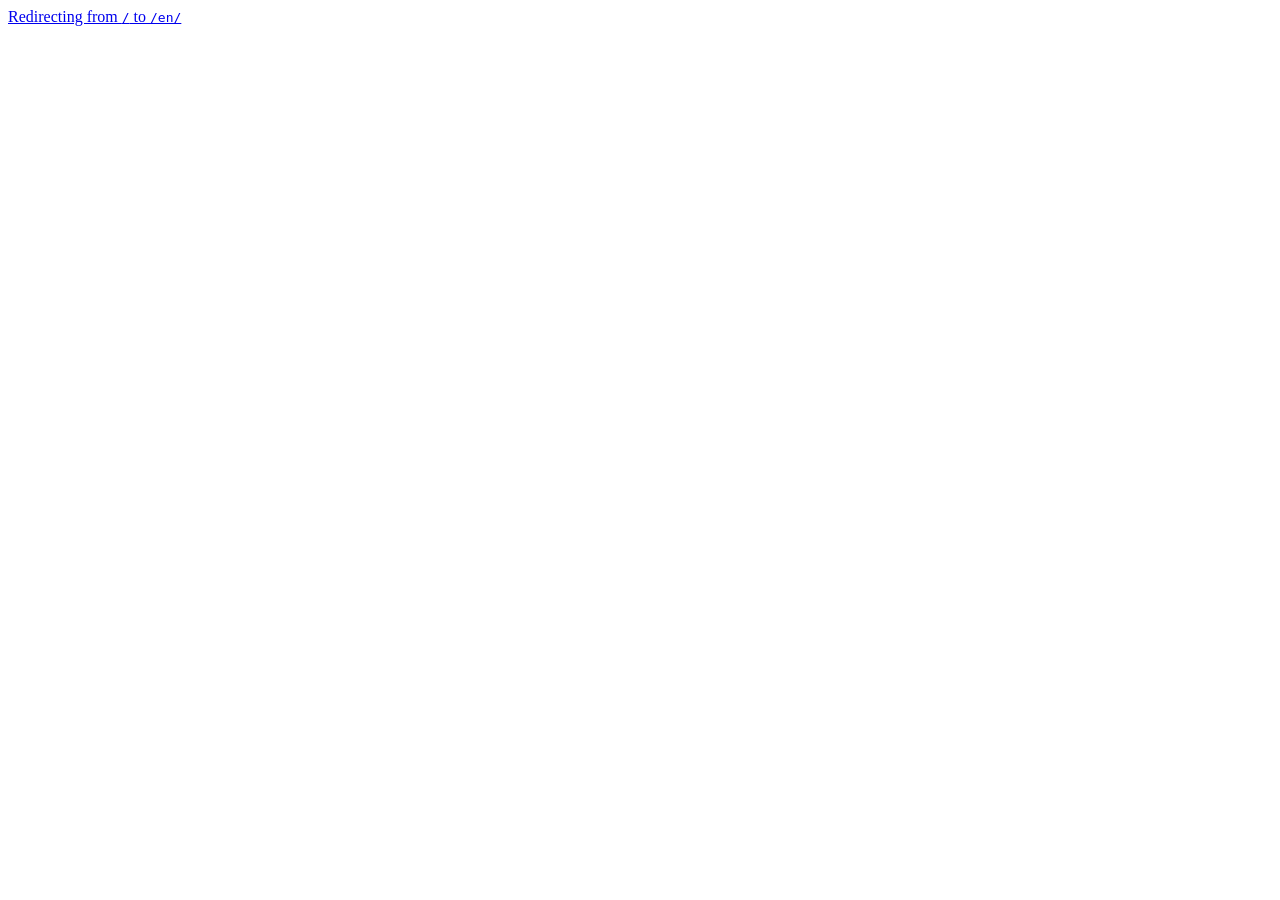
<file: index.html>
<!doctype html><title>Redirecting to: /en/</title><meta http-equiv="refresh" content="2;url=/en/"><meta name="robots" content="noindex"><link rel="canonical" href="/en/"><body>	<a href="/en/">Redirecting from <code>/</code> to <code>/en/</code></a></body>
</file>
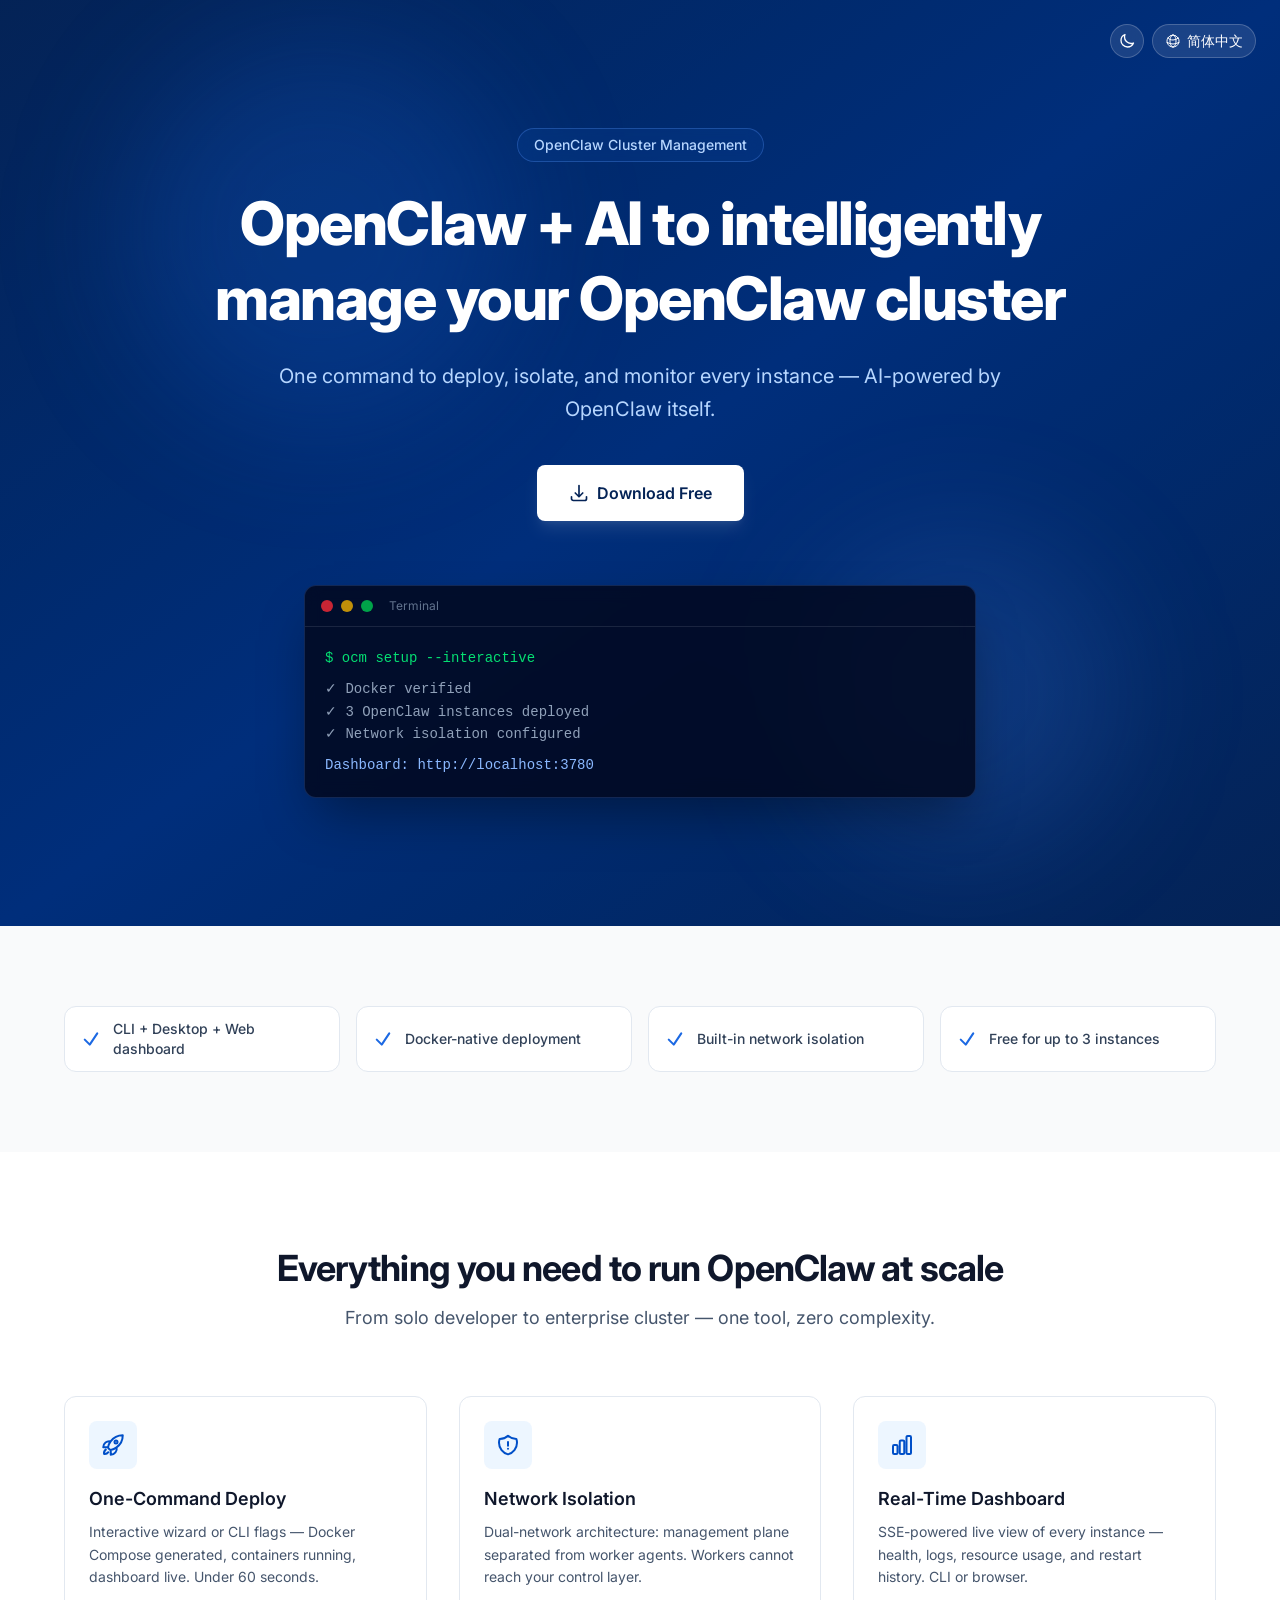
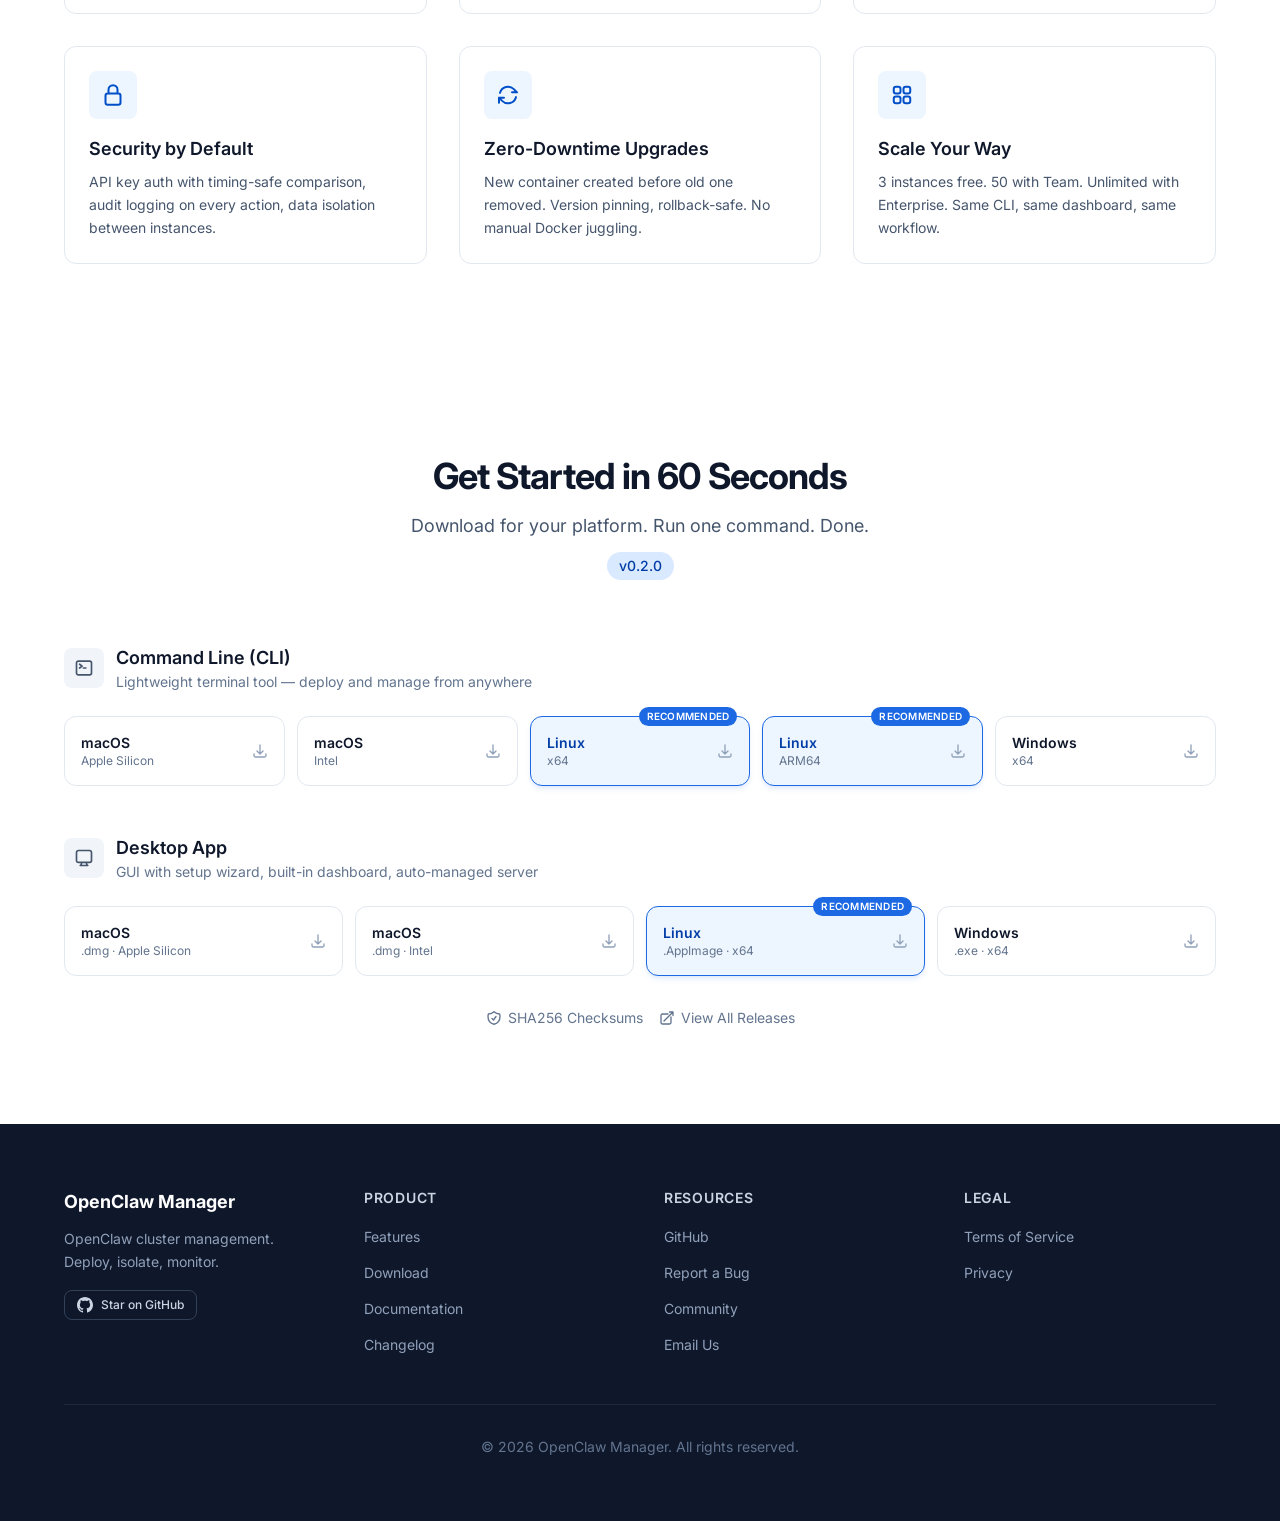
<file: en/index.html>
<!DOCTYPE html><html lang="en"> <head><meta charset="UTF-8"><meta name="viewport" content="width=device-width, initial-scale=1.0"><meta name="description" content="Deploy, manage, and secure multiple OpenClaw instances with Docker. One command setup, network isolation, real-time dashboard. Free for up to 3 instances."><meta name="keywords" content="OpenClaw, OpenClaw management, Docker, cluster management, container isolation, CLI tool, AI DevOps"><link rel="canonical" href="https://openclaw.dev/en/"><!-- Open Graph --><meta property="og:type" content="website"><meta property="og:title" content="OpenClaw Manager — OpenClaw Cluster Management Made Simple"><meta property="og:description" content="Deploy and manage your OpenClaw cluster with a single command. Container isolation, live dashboard, zero-downtime upgrades."><meta property="og:url" content="https://openclaw.dev/en/"><meta property="og:site_name" content="OpenClaw Manager"><meta property="og:locale" content="en_US"><meta property="og:image" content="https://openclaw.dev/og-image.png"><meta property="og:image:width" content="1200"><meta property="og:image:height" content="630"><!-- Twitter Card --><meta name="twitter:card" content="summary_large_image"><meta name="twitter:title" content="OpenClaw Manager — OpenClaw Cluster Management Made Simple"><meta name="twitter:description" content="Deploy and manage your OpenClaw cluster with a single command. Container isolation, live dashboard, zero-downtime upgrades."><meta name="twitter:image" content="https://openclaw.dev/og-image.png"><!-- Alternate languages — must be absolute URLs per Google spec --><link rel="alternate" hreflang="en" href="https://openclaw.dev/en/"><link rel="alternate" hreflang="zh-CN" href="https://openclaw.dev/zh-cn/"><link rel="alternate" hreflang="x-default" href="https://openclaw.dev/en/"><!-- Structured data --><script type="application/ld+json">{"@context":"https://schema.org","@type":"SoftwareApplication","name":"OpenClaw Manager","description":"Deploy, manage, and secure multiple OpenClaw instances with Docker. One command setup, network isolation, real-time dashboard. Free for up to 3 instances.","applicationCategory":"DeveloperApplication","operatingSystem":"macOS, Linux, Windows","offers":{"@type":"Offer","price":"0","priceCurrency":"USD"},"url":"https://openclaw.dev"}</script><link rel="icon" type="image/svg+xml" href="/favicon.svg"><link rel="preconnect" href="https://fonts.googleapis.com"><link rel="preconnect" href="https://fonts.gstatic.com" crossorigin><link href="https://fonts.googleapis.com/css2?family=Inter:wght@400;500;600;700;800&display=swap" rel="stylesheet"><title>OpenClaw Manager — Deploy, Isolate &amp; Monitor OpenClaw Clusters</title><!-- Prevent FOUC: apply dark class before paint --><script>
      (function () {
        var stored = localStorage.getItem("theme");
        if (stored === "dark" || (!stored && window.matchMedia("(prefers-color-scheme: dark)").matches)) {
          document.documentElement.classList.add("dark");
        }
      })();
    </script><link rel="stylesheet" href="/_astro/index.CBU9TqsM.css"></head> <body class="min-h-screen bg-white dark:bg-slate-950 text-slate-900 dark:text-slate-100 font-sans antialiased transition-colors duration-300"> <main>   <header class="relative overflow-hidden bg-gradient-to-br from-brand-900 via-brand-800 to-brand-900 dark:from-slate-950 dark:via-brand-950 dark:to-slate-950 py-24 md:py-32 px-6"> <!-- Controls --> <nav aria-label="Site navigation" class="absolute top-6 right-6 z-20 flex items-center gap-2"> <button id="theme-toggle" type="button" aria-label="Toggle dark mode" class="inline-flex items-center justify-center rounded-full border border-white/20 bg-white/10 p-2 text-white backdrop-blur-sm transition-all duration-200 hover:bg-white/20"> <!-- Sun icon (shown in dark mode) --> <svg id="theme-icon-light" aria-hidden="true" class="hidden h-4 w-4" xmlns="http://www.w3.org/2000/svg" fill="none" viewBox="0 0 24 24" stroke="currentColor" stroke-width="2"> <path stroke-linecap="round" stroke-linejoin="round" d="M12 3v2.25m6.364.386l-1.591 1.591M21 12h-2.25m-.386 6.364l-1.591-1.591M12 18.75V21m-4.773-4.227l-1.591 1.591M5.25 12H3m4.227-4.773L5.636 5.636M15.75 12a3.75 3.75 0 11-7.5 0 3.75 3.75 0 017.5 0z"></path> </svg> <!-- Moon icon (shown in light mode) --> <svg id="theme-icon-dark" aria-hidden="true" class="hidden h-4 w-4" xmlns="http://www.w3.org/2000/svg" fill="none" viewBox="0 0 24 24" stroke="currentColor" stroke-width="2"> <path stroke-linecap="round" stroke-linejoin="round" d="M21.752 15.002A9.718 9.718 0 0118 15.75c-5.385 0-9.75-4.365-9.75-9.75 0-1.33.266-2.597.748-3.752A9.753 9.753 0 003 11.25C3 16.635 7.365 21 12.75 21a9.753 9.753 0 009.002-5.998z"></path> </svg> </button> <script>
  (function () {
    var btn = document.getElementById("theme-toggle");
    var iconLight = document.getElementById("theme-icon-light");
    var iconDark = document.getElementById("theme-icon-dark");

    function updateIcons() {
      var isDark = document.documentElement.classList.contains("dark");
      iconLight.classList.toggle("hidden", !isDark);
      iconDark.classList.toggle("hidden", isDark);
    }

    updateIcons();

    btn.addEventListener("click", function () {
      var isDark = document.documentElement.classList.toggle("dark");
      localStorage.setItem("theme", isDark ? "dark" : "light");
      updateIcons();
    });
  })();
</script> <a href="/zh-cn/" class="inline-flex items-center gap-1.5 rounded-full border border-white/20 bg-white/10 px-3 py-1.5 text-sm font-medium text-white backdrop-blur-sm transition-all duration-200 hover:bg-white/20"> <svg aria-hidden="true" class="h-4 w-4" xmlns="http://www.w3.org/2000/svg" fill="none" viewBox="0 0 24 24" stroke="currentColor" stroke-width="1.5"> <path stroke-linecap="round" stroke-linejoin="round" d="M12 21a9.004 9.004 0 008.716-6.747M12 21a9.004 9.004 0 01-8.716-6.747M12 21c2.485 0 4.5-4.03 4.5-9S14.485 3 12 3m0 18c-2.485 0-4.5-4.03-4.5-9S9.515 3 12 3m0 0a8.997 8.997 0 017.843 4.582M12 3a8.997 8.997 0 00-7.843 4.582m15.686 0A11.953 11.953 0 0112 10.5c-2.998 0-5.74-1.1-7.843-2.918m15.686 0A8.959 8.959 0 0121 12c0 .778-.099 1.533-.284 2.253m0 0A17.919 17.919 0 0112 16.5a17.92 17.92 0 01-8.716-2.247m0 0A8.966 8.966 0 013 12c0-1.264.26-2.467.729-3.558"></path> </svg> 简体中文 </a> </nav> <!-- Decorative orbs --> <div class="absolute top-1/4 left-1/4 w-96 h-96 bg-brand-500/20 dark:bg-brand-500/10 rounded-full blur-3xl -translate-x-1/2 -translate-y-1/2"></div> <div class="absolute bottom-1/4 right-1/4 w-80 h-80 bg-brand-400/15 dark:bg-brand-400/8 rounded-full blur-3xl translate-x-1/2 translate-y-1/2"></div> <div class="relative z-10 mx-auto max-w-5xl"> <div class="text-center"> <p class="mb-6 inline-block rounded-full border border-brand-400/30 bg-brand-500/10 px-4 py-1.5 text-sm font-medium text-brand-200 backdrop-blur-sm"> OpenClaw Cluster Management </p> <!-- Pain point --> <h1 class="text-3xl font-extrabold leading-tight tracking-tight text-white md:text-5xl lg:text-6xl"> OpenClaw + AI to intelligently manage your OpenClaw cluster </h1> <!-- Solution --> <p class="mx-auto mt-6 max-w-3xl text-lg leading-relaxed text-brand-200 md:text-xl"> One command to deploy, isolate, and monitor every instance — AI-powered by OpenClaw itself. </p> <!-- CTA buttons --> <div class="mt-10 flex flex-col items-center gap-4 sm:flex-row sm:justify-center"> <a href="#download" class="inline-flex items-center gap-2 rounded-lg bg-white px-8 py-4 text-base font-semibold text-brand-900 shadow-lg shadow-white/10 transition-all duration-200 hover:bg-brand-50 hover:shadow-xl hover:-translate-y-0.5"> <svg aria-hidden="true" class="h-5 w-5" xmlns="http://www.w3.org/2000/svg" fill="none" viewBox="0 0 24 24" stroke="currentColor" stroke-width="2"> <path stroke-linecap="round" stroke-linejoin="round" d="M3 16.5v2.25A2.25 2.25 0 005.25 21h13.5A2.25 2.25 0 0021 18.75V16.5M16.5 12L12 16.5m0 0L7.5 12m4.5 4.5V3"></path> </svg> Download Free </a> </div> </div> <!-- Terminal mockup --> <div class="mt-16 mx-auto max-w-2xl" role="img" aria-label="Terminal showing OpenClaw setup process"> <div class="rounded-xl border border-brand-400/20 bg-slate-950/80 backdrop-blur-sm shadow-2xl shadow-black/40 overflow-hidden"> <!-- Title bar --> <div class="flex items-center gap-2 border-b border-white/10 px-4 py-3"> <div class="h-3 w-3 rounded-full bg-red-500/80"></div> <div class="h-3 w-3 rounded-full bg-yellow-500/80"></div> <div class="h-3 w-3 rounded-full bg-green-500/80"></div> <span class="ml-2 text-xs text-slate-500">Terminal</span> </div> <!-- Content --> <div class="p-5 font-mono text-sm leading-relaxed"> <p class="text-green-400">$ ocm setup --interactive</p> <p class="mt-2 text-slate-400">✓ Docker verified</p> <p class="text-slate-400">✓ 3 OpenClaw instances deployed</p> <p class="text-slate-400">✓ Network isolation configured</p> <p class="mt-2 text-brand-300">Dashboard: http://localhost:3780</p> </div> </div> </div> </div> </header> <section id="social-proof" class="bg-gray-50 dark:bg-slate-900 py-20 px-6 transition-colors duration-300"> <div class="mx-auto max-w-6xl"> <div class="grid grid-cols-2 gap-4 md:grid-cols-4"> <div class="flex items-center gap-3 rounded-xl border border-slate-200 dark:border-slate-700 bg-white dark:bg-slate-800/50 px-4 py-3"> <svg aria-hidden="true" class="h-5 w-5 flex-shrink-0 text-brand-500" xmlns="http://www.w3.org/2000/svg" fill="none" viewBox="0 0 24 24" stroke="currentColor" stroke-width="2.5"> <path stroke-linecap="round" stroke-linejoin="round" d="M4.5 12.75l6 6 9-13.5"></path> </svg> <span class="text-sm font-medium text-slate-700 dark:text-slate-300">CLI + Desktop + Web dashboard</span> </div><div class="flex items-center gap-3 rounded-xl border border-slate-200 dark:border-slate-700 bg-white dark:bg-slate-800/50 px-4 py-3"> <svg aria-hidden="true" class="h-5 w-5 flex-shrink-0 text-brand-500" xmlns="http://www.w3.org/2000/svg" fill="none" viewBox="0 0 24 24" stroke="currentColor" stroke-width="2.5"> <path stroke-linecap="round" stroke-linejoin="round" d="M4.5 12.75l6 6 9-13.5"></path> </svg> <span class="text-sm font-medium text-slate-700 dark:text-slate-300">Docker-native deployment</span> </div><div class="flex items-center gap-3 rounded-xl border border-slate-200 dark:border-slate-700 bg-white dark:bg-slate-800/50 px-4 py-3"> <svg aria-hidden="true" class="h-5 w-5 flex-shrink-0 text-brand-500" xmlns="http://www.w3.org/2000/svg" fill="none" viewBox="0 0 24 24" stroke="currentColor" stroke-width="2.5"> <path stroke-linecap="round" stroke-linejoin="round" d="M4.5 12.75l6 6 9-13.5"></path> </svg> <span class="text-sm font-medium text-slate-700 dark:text-slate-300">Built-in network isolation</span> </div><div class="flex items-center gap-3 rounded-xl border border-slate-200 dark:border-slate-700 bg-white dark:bg-slate-800/50 px-4 py-3"> <svg aria-hidden="true" class="h-5 w-5 flex-shrink-0 text-brand-500" xmlns="http://www.w3.org/2000/svg" fill="none" viewBox="0 0 24 24" stroke="currentColor" stroke-width="2.5"> <path stroke-linecap="round" stroke-linejoin="round" d="M4.5 12.75l6 6 9-13.5"></path> </svg> <span class="text-sm font-medium text-slate-700 dark:text-slate-300">Free for up to 3 instances</span> </div> </div> </div> </section> <section id="features" class="bg-white dark:bg-slate-950 py-24 px-6 transition-colors duration-300"> <div class="mx-auto max-w-6xl"> <div class="text-center"> <h2 class="text-3xl font-bold tracking-tight text-slate-900 dark:text-white md:text-4xl"> Everything you need to run OpenClaw at scale </h2> <p class="mx-auto mt-4 max-w-2xl text-lg text-slate-600 dark:text-slate-400"> From solo developer to enterprise cluster — one tool, zero complexity. </p> </div> <div class="mt-16 grid gap-8 sm:grid-cols-2 lg:grid-cols-3"> <div class="group rounded-xl border border-slate-200 dark:border-slate-700 bg-white dark:bg-slate-800/50 p-6 transition-all duration-200 hover:border-brand-200 dark:hover:border-brand-600 hover:shadow-lg hover:shadow-brand-500/5 hover:-translate-y-1"> <div class="mb-4 inline-flex h-12 w-12 items-center justify-center rounded-lg bg-brand-50 dark:bg-brand-500/10 text-brand-600 dark:text-brand-400"> <svg aria-hidden="true" class="h-6 w-6" xmlns="http://www.w3.org/2000/svg" fill="none" viewBox="0 0 24 24" stroke="currentColor" stroke-width="2"> <path stroke-linecap="round" stroke-linejoin="round" d="M15.59 14.37a6 6 0 01-5.84 7.38v-4.8m5.84-2.58a14.98 14.98 0 006.16-12.12A14.98 14.98 0 009.631 8.41m5.96 5.96a14.926 14.926 0 01-5.841 2.58m-.119-8.54a6 6 0 00-7.381 5.84h4.8m2.581-5.84a14.927 14.927 0 00-2.58 5.84m2.699 2.7c-.103.021-.207.041-.311.06a15.09 15.09 0 01-2.448-2.448 14.9 14.9 0 01.06-.312m-2.24 2.39a4.493 4.493 0 00-1.757 4.306 4.493 4.493 0 004.306-1.758M16.5 9a1.5 1.5 0 11-3 0 1.5 1.5 0 013 0z"></path> </svg>      </div> <h3 class="text-lg font-semibold text-slate-900 dark:text-white">One-Command Deploy</h3> <p class="mt-2 text-sm leading-relaxed text-slate-600 dark:text-slate-400">Interactive wizard or CLI flags — Docker Compose generated, containers running, dashboard live. Under 60 seconds.</p> </div><div class="group rounded-xl border border-slate-200 dark:border-slate-700 bg-white dark:bg-slate-800/50 p-6 transition-all duration-200 hover:border-brand-200 dark:hover:border-brand-600 hover:shadow-lg hover:shadow-brand-500/5 hover:-translate-y-1"> <div class="mb-4 inline-flex h-12 w-12 items-center justify-center rounded-lg bg-brand-50 dark:bg-brand-500/10 text-brand-600 dark:text-brand-400">  <svg aria-hidden="true" class="h-6 w-6" xmlns="http://www.w3.org/2000/svg" fill="none" viewBox="0 0 24 24" stroke="currentColor" stroke-width="2"> <path stroke-linecap="round" stroke-linejoin="round" d="M12 9v3.75m0-10.036A11.959 11.959 0 013.598 6 11.99 11.99 0 003 9.75c0 5.592 3.824 10.29 9 11.622 5.176-1.332 9-6.03 9-11.622 0-1.31-.21-2.57-.598-3.75h-.152c-3.196 0-6.1-1.249-8.25-3.286zm0 13.036h.008v.008H12v-.008z"></path> </svg>     </div> <h3 class="text-lg font-semibold text-slate-900 dark:text-white">Network Isolation</h3> <p class="mt-2 text-sm leading-relaxed text-slate-600 dark:text-slate-400">Dual-network architecture: management plane separated from worker agents. Workers cannot reach your control layer.</p> </div><div class="group rounded-xl border border-slate-200 dark:border-slate-700 bg-white dark:bg-slate-800/50 p-6 transition-all duration-200 hover:border-brand-200 dark:hover:border-brand-600 hover:shadow-lg hover:shadow-brand-500/5 hover:-translate-y-1"> <div class="mb-4 inline-flex h-12 w-12 items-center justify-center rounded-lg bg-brand-50 dark:bg-brand-500/10 text-brand-600 dark:text-brand-400">   <svg aria-hidden="true" class="h-6 w-6" xmlns="http://www.w3.org/2000/svg" fill="none" viewBox="0 0 24 24" stroke="currentColor" stroke-width="2"> <path stroke-linecap="round" stroke-linejoin="round" d="M3 13.125C3 12.504 3.504 12 4.125 12h2.25c.621 0 1.125.504 1.125 1.125v6.75C7.5 20.496 6.996 21 6.375 21h-2.25A1.125 1.125 0 013 19.875v-6.75zM9.75 8.625c0-.621.504-1.125 1.125-1.125h2.25c.621 0 1.125.504 1.125 1.125v11.25c0 .621-.504 1.125-1.125 1.125h-2.25a1.125 1.125 0 01-1.125-1.125V8.625zM16.5 4.125c0-.621.504-1.125 1.125-1.125h2.25C20.496 3 21 3.504 21 4.125v15.75c0 .621-.504 1.125-1.125 1.125h-2.25a1.125 1.125 0 01-1.125-1.125V4.125z"></path> </svg>    </div> <h3 class="text-lg font-semibold text-slate-900 dark:text-white">Real-Time Dashboard</h3> <p class="mt-2 text-sm leading-relaxed text-slate-600 dark:text-slate-400">SSE-powered live view of every instance — health, logs, resource usage, and restart history. CLI or browser.</p> </div><div class="group rounded-xl border border-slate-200 dark:border-slate-700 bg-white dark:bg-slate-800/50 p-6 transition-all duration-200 hover:border-brand-200 dark:hover:border-brand-600 hover:shadow-lg hover:shadow-brand-500/5 hover:-translate-y-1"> <div class="mb-4 inline-flex h-12 w-12 items-center justify-center rounded-lg bg-brand-50 dark:bg-brand-500/10 text-brand-600 dark:text-brand-400">    <svg aria-hidden="true" class="h-6 w-6" xmlns="http://www.w3.org/2000/svg" fill="none" viewBox="0 0 24 24" stroke="currentColor" stroke-width="2"> <path stroke-linecap="round" stroke-linejoin="round" d="M16.5 10.5V6.75a4.5 4.5 0 10-9 0v3.75m-.75 11.25h10.5a2.25 2.25 0 002.25-2.25v-6.75a2.25 2.25 0 00-2.25-2.25H6.75a2.25 2.25 0 00-2.25 2.25v6.75a2.25 2.25 0 002.25 2.25z"></path> </svg>   </div> <h3 class="text-lg font-semibold text-slate-900 dark:text-white">Security by Default</h3> <p class="mt-2 text-sm leading-relaxed text-slate-600 dark:text-slate-400">API key auth with timing-safe comparison, audit logging on every action, data isolation between instances.</p> </div><div class="group rounded-xl border border-slate-200 dark:border-slate-700 bg-white dark:bg-slate-800/50 p-6 transition-all duration-200 hover:border-brand-200 dark:hover:border-brand-600 hover:shadow-lg hover:shadow-brand-500/5 hover:-translate-y-1"> <div class="mb-4 inline-flex h-12 w-12 items-center justify-center rounded-lg bg-brand-50 dark:bg-brand-500/10 text-brand-600 dark:text-brand-400">     <svg aria-hidden="true" class="h-6 w-6" xmlns="http://www.w3.org/2000/svg" fill="none" viewBox="0 0 24 24" stroke="currentColor" stroke-width="2"> <path stroke-linecap="round" stroke-linejoin="round" d="M16.023 9.348h4.992v-.001M2.985 19.644v-4.992m0 0h4.992m-4.993 0l3.181 3.183a8.25 8.25 0 0013.803-3.7M4.031 9.865a8.25 8.25 0 0113.803-3.7l3.181 3.182"></path> </svg>  </div> <h3 class="text-lg font-semibold text-slate-900 dark:text-white">Zero-Downtime Upgrades</h3> <p class="mt-2 text-sm leading-relaxed text-slate-600 dark:text-slate-400">New container created before old one removed. Version pinning, rollback-safe. No manual Docker juggling.</p> </div><div class="group rounded-xl border border-slate-200 dark:border-slate-700 bg-white dark:bg-slate-800/50 p-6 transition-all duration-200 hover:border-brand-200 dark:hover:border-brand-600 hover:shadow-lg hover:shadow-brand-500/5 hover:-translate-y-1"> <div class="mb-4 inline-flex h-12 w-12 items-center justify-center rounded-lg bg-brand-50 dark:bg-brand-500/10 text-brand-600 dark:text-brand-400">      <svg aria-hidden="true" class="h-6 w-6" xmlns="http://www.w3.org/2000/svg" fill="none" viewBox="0 0 24 24" stroke="currentColor" stroke-width="2"> <path stroke-linecap="round" stroke-linejoin="round" d="M3.75 6A2.25 2.25 0 016 3.75h2.25A2.25 2.25 0 0110.5 6v2.25a2.25 2.25 0 01-2.25 2.25H6a2.25 2.25 0 01-2.25-2.25V6zM3.75 15.75A2.25 2.25 0 016 13.5h2.25a2.25 2.25 0 012.25 2.25V18a2.25 2.25 0 01-2.25 2.25H6A2.25 2.25 0 013.75 18v-2.25zM13.5 6a2.25 2.25 0 012.25-2.25H18A2.25 2.25 0 0120.25 6v2.25A2.25 2.25 0 0118 10.5h-2.25a2.25 2.25 0 01-2.25-2.25V6zM13.5 15.75a2.25 2.25 0 012.25-2.25H18a2.25 2.25 0 012.25 2.25V18A2.25 2.25 0 0118 20.25h-2.25A2.25 2.25 0 0113.5 18v-2.25z"></path> </svg> </div> <h3 class="text-lg font-semibold text-slate-900 dark:text-white">Scale Your Way</h3> <p class="mt-2 text-sm leading-relaxed text-slate-600 dark:text-slate-400">3 instances free. 50 with Team. Unlimited with Enterprise. Same CLI, same dashboard, same workflow.</p> </div> </div> </div> </section> <section id="download" class="bg-white dark:bg-slate-950 py-24 px-6 transition-colors duration-300"> <div class="mx-auto max-w-6xl"> <div class="text-center"> <h2 class="text-3xl font-bold tracking-tight text-slate-900 dark:text-white md:text-4xl"> Get Started in 60 Seconds </h2> <p class="mx-auto mt-4 max-w-2xl text-lg text-slate-600 dark:text-slate-400"> Download for your platform. Run one command. Done. </p> <p class="mt-3" id="version-badge"> <span class="inline-block rounded-full bg-brand-100 dark:bg-brand-500/20 px-3 py-1 text-sm font-medium text-brand-700 dark:text-brand-300">
v0.2.0 </span> </p>  </div> <!-- CLI Section --> <div class="mt-16"> <div class="mb-6 flex items-center gap-3"> <div class="inline-flex h-10 w-10 items-center justify-center rounded-lg bg-slate-100 dark:bg-slate-800 text-slate-600 dark:text-slate-400"> <svg aria-hidden="true" class="h-5 w-5" xmlns="http://www.w3.org/2000/svg" fill="none" viewBox="0 0 24 24" stroke="currentColor" stroke-width="2"> <path stroke-linecap="round" stroke-linejoin="round" d="M6.75 7.5l3 2.25-3 2.25m4.5 0h3m-9 8.25h13.5A2.25 2.25 0 0021 18V6a2.25 2.25 0 00-2.25-2.25H5.25A2.25 2.25 0 003 6v12a2.25 2.25 0 002.25 2.25z"></path> </svg> </div> <div> <h3 class="text-lg font-semibold text-slate-900 dark:text-white">Command Line (CLI)</h3> <p class="text-sm text-slate-500 dark:text-slate-400">Lightweight terminal tool — deploy and manage from anywhere</p> </div> </div> <div class="grid gap-3 sm:grid-cols-2 lg:grid-cols-5"> <a href="https://github.com/vs-openclaw/vs-openclaw-website/releases/download/v0.2.0/ocm-darwin-arm64" data-os="macos" data-asset="ocm-darwin-arm64" class="download-link group relative flex items-center gap-3 rounded-xl border border-slate-200 dark:border-slate-700 bg-white dark:bg-slate-800/50 p-4 transition-all duration-200 hover:border-brand-300 dark:hover:border-brand-600 hover:shadow-md hover:-translate-y-0.5 data-[detected]:border-brand-500 data-[detected]:bg-brand-50 dark:data-[detected]:bg-brand-500/10 data-[detected]:shadow-md data-[detected]:shadow-brand-500/10" aria-label="Download CLI - macOS Apple Silicon"> <span class="download-badge absolute -top-2.5 right-3 hidden rounded-full bg-brand-500 px-2 py-0.5 text-[10px] font-semibold text-white uppercase tracking-wide"> Recommended </span> <div class="flex-1 min-w-0"> <span class="block text-sm font-semibold text-slate-900 dark:text-white group-data-[detected]:text-brand-700 dark:group-data-[detected]:text-brand-300"> macOS </span> <span class="block text-xs text-slate-500 dark:text-slate-400">Apple Silicon</span> </div> <svg aria-hidden="true" class="h-4 w-4 flex-shrink-0 text-slate-400 dark:text-slate-500 transition-colors group-hover:text-brand-500" xmlns="http://www.w3.org/2000/svg" fill="none" viewBox="0 0 24 24" stroke="currentColor" stroke-width="2"> <path stroke-linecap="round" stroke-linejoin="round" d="M3 16.5v2.25A2.25 2.25 0 005.25 21h13.5A2.25 2.25 0 0021 18.75V16.5M16.5 12L12 16.5m0 0L7.5 12m4.5 4.5V3"></path> </svg> </a><a href="https://github.com/vs-openclaw/vs-openclaw-website/releases/download/v0.2.0/ocm-darwin-x64" data-os="macos" data-asset="ocm-darwin-x64" class="download-link group relative flex items-center gap-3 rounded-xl border border-slate-200 dark:border-slate-700 bg-white dark:bg-slate-800/50 p-4 transition-all duration-200 hover:border-brand-300 dark:hover:border-brand-600 hover:shadow-md hover:-translate-y-0.5 data-[detected]:border-brand-500 data-[detected]:bg-brand-50 dark:data-[detected]:bg-brand-500/10 data-[detected]:shadow-md data-[detected]:shadow-brand-500/10" aria-label="Download CLI - macOS Intel"> <span class="download-badge absolute -top-2.5 right-3 hidden rounded-full bg-brand-500 px-2 py-0.5 text-[10px] font-semibold text-white uppercase tracking-wide"> Recommended </span> <div class="flex-1 min-w-0"> <span class="block text-sm font-semibold text-slate-900 dark:text-white group-data-[detected]:text-brand-700 dark:group-data-[detected]:text-brand-300"> macOS </span> <span class="block text-xs text-slate-500 dark:text-slate-400">Intel</span> </div> <svg aria-hidden="true" class="h-4 w-4 flex-shrink-0 text-slate-400 dark:text-slate-500 transition-colors group-hover:text-brand-500" xmlns="http://www.w3.org/2000/svg" fill="none" viewBox="0 0 24 24" stroke="currentColor" stroke-width="2"> <path stroke-linecap="round" stroke-linejoin="round" d="M3 16.5v2.25A2.25 2.25 0 005.25 21h13.5A2.25 2.25 0 0021 18.75V16.5M16.5 12L12 16.5m0 0L7.5 12m4.5 4.5V3"></path> </svg> </a><a href="https://github.com/vs-openclaw/vs-openclaw-website/releases/download/v0.2.0/ocm-linux-x64" data-os="linux" data-asset="ocm-linux-x64" class="download-link group relative flex items-center gap-3 rounded-xl border border-slate-200 dark:border-slate-700 bg-white dark:bg-slate-800/50 p-4 transition-all duration-200 hover:border-brand-300 dark:hover:border-brand-600 hover:shadow-md hover:-translate-y-0.5 data-[detected]:border-brand-500 data-[detected]:bg-brand-50 dark:data-[detected]:bg-brand-500/10 data-[detected]:shadow-md data-[detected]:shadow-brand-500/10" aria-label="Download CLI - Linux x64"> <span class="download-badge absolute -top-2.5 right-3 hidden rounded-full bg-brand-500 px-2 py-0.5 text-[10px] font-semibold text-white uppercase tracking-wide"> Recommended </span> <div class="flex-1 min-w-0"> <span class="block text-sm font-semibold text-slate-900 dark:text-white group-data-[detected]:text-brand-700 dark:group-data-[detected]:text-brand-300"> Linux </span> <span class="block text-xs text-slate-500 dark:text-slate-400">x64</span> </div> <svg aria-hidden="true" class="h-4 w-4 flex-shrink-0 text-slate-400 dark:text-slate-500 transition-colors group-hover:text-brand-500" xmlns="http://www.w3.org/2000/svg" fill="none" viewBox="0 0 24 24" stroke="currentColor" stroke-width="2"> <path stroke-linecap="round" stroke-linejoin="round" d="M3 16.5v2.25A2.25 2.25 0 005.25 21h13.5A2.25 2.25 0 0021 18.75V16.5M16.5 12L12 16.5m0 0L7.5 12m4.5 4.5V3"></path> </svg> </a><a href="https://github.com/vs-openclaw/vs-openclaw-website/releases/download/v0.2.0/ocm-linux-arm64" data-os="linux" data-asset="ocm-linux-arm64" class="download-link group relative flex items-center gap-3 rounded-xl border border-slate-200 dark:border-slate-700 bg-white dark:bg-slate-800/50 p-4 transition-all duration-200 hover:border-brand-300 dark:hover:border-brand-600 hover:shadow-md hover:-translate-y-0.5 data-[detected]:border-brand-500 data-[detected]:bg-brand-50 dark:data-[detected]:bg-brand-500/10 data-[detected]:shadow-md data-[detected]:shadow-brand-500/10" aria-label="Download CLI - Linux ARM64"> <span class="download-badge absolute -top-2.5 right-3 hidden rounded-full bg-brand-500 px-2 py-0.5 text-[10px] font-semibold text-white uppercase tracking-wide"> Recommended </span> <div class="flex-1 min-w-0"> <span class="block text-sm font-semibold text-slate-900 dark:text-white group-data-[detected]:text-brand-700 dark:group-data-[detected]:text-brand-300"> Linux </span> <span class="block text-xs text-slate-500 dark:text-slate-400">ARM64</span> </div> <svg aria-hidden="true" class="h-4 w-4 flex-shrink-0 text-slate-400 dark:text-slate-500 transition-colors group-hover:text-brand-500" xmlns="http://www.w3.org/2000/svg" fill="none" viewBox="0 0 24 24" stroke="currentColor" stroke-width="2"> <path stroke-linecap="round" stroke-linejoin="round" d="M3 16.5v2.25A2.25 2.25 0 005.25 21h13.5A2.25 2.25 0 0021 18.75V16.5M16.5 12L12 16.5m0 0L7.5 12m4.5 4.5V3"></path> </svg> </a><a href="https://github.com/vs-openclaw/vs-openclaw-website/releases/download/v0.2.0/ocm-windows-x64.exe" data-os="windows" data-asset="ocm-windows-x64.exe" class="download-link group relative flex items-center gap-3 rounded-xl border border-slate-200 dark:border-slate-700 bg-white dark:bg-slate-800/50 p-4 transition-all duration-200 hover:border-brand-300 dark:hover:border-brand-600 hover:shadow-md hover:-translate-y-0.5 data-[detected]:border-brand-500 data-[detected]:bg-brand-50 dark:data-[detected]:bg-brand-500/10 data-[detected]:shadow-md data-[detected]:shadow-brand-500/10" aria-label="Download CLI - Windows x64"> <span class="download-badge absolute -top-2.5 right-3 hidden rounded-full bg-brand-500 px-2 py-0.5 text-[10px] font-semibold text-white uppercase tracking-wide"> Recommended </span> <div class="flex-1 min-w-0"> <span class="block text-sm font-semibold text-slate-900 dark:text-white group-data-[detected]:text-brand-700 dark:group-data-[detected]:text-brand-300"> Windows </span> <span class="block text-xs text-slate-500 dark:text-slate-400">x64</span> </div> <svg aria-hidden="true" class="h-4 w-4 flex-shrink-0 text-slate-400 dark:text-slate-500 transition-colors group-hover:text-brand-500" xmlns="http://www.w3.org/2000/svg" fill="none" viewBox="0 0 24 24" stroke="currentColor" stroke-width="2"> <path stroke-linecap="round" stroke-linejoin="round" d="M3 16.5v2.25A2.25 2.25 0 005.25 21h13.5A2.25 2.25 0 0021 18.75V16.5M16.5 12L12 16.5m0 0L7.5 12m4.5 4.5V3"></path> </svg> </a> </div> </div> <!-- Desktop Section --> <div class="mt-12"> <div class="mb-6 flex items-center gap-3"> <div class="inline-flex h-10 w-10 items-center justify-center rounded-lg bg-slate-100 dark:bg-slate-800 text-slate-600 dark:text-slate-400"> <svg aria-hidden="true" class="h-5 w-5" xmlns="http://www.w3.org/2000/svg" fill="none" viewBox="0 0 24 24" stroke="currentColor" stroke-width="2"> <path stroke-linecap="round" stroke-linejoin="round" d="M9 17.25v1.007a3 3 0 01-.879 2.122L7.5 21h9l-.621-.621A3 3 0 0115 18.257V17.25m6-12V15a2.25 2.25 0 01-2.25 2.25H5.25A2.25 2.25 0 013 15V5.25A2.25 2.25 0 015.25 3h13.5A2.25 2.25 0 0121 5.25z"></path> </svg> </div> <div> <h3 class="text-lg font-semibold text-slate-900 dark:text-white">Desktop App</h3> <p class="text-sm text-slate-500 dark:text-slate-400">GUI with setup wizard, built-in dashboard, auto-managed server</p> </div> </div> <div class="grid gap-3 sm:grid-cols-2 lg:grid-cols-4"> <a href="https://github.com/vs-openclaw/vs-openclaw-website/releases/" data-os="macos" data-asset="OpenClaw.Manager-0.2.0-mac-arm64.dmg" data-tpl="OpenClaw.Manager-{v}-mac-arm64.dmg" class="download-link group relative flex items-center gap-3 rounded-xl border border-slate-200 dark:border-slate-700 bg-white dark:bg-slate-800/50 p-4 transition-all duration-200 hover:border-brand-300 dark:hover:border-brand-600 hover:shadow-md hover:-translate-y-0.5 data-[detected]:border-brand-500 data-[detected]:bg-brand-50 dark:data-[detected]:bg-brand-500/10 data-[detected]:shadow-md data-[detected]:shadow-brand-500/10" aria-label="Download Desktop - macOS Apple Silicon"> <span class="download-badge absolute -top-2.5 right-3 hidden rounded-full bg-brand-500 px-2 py-0.5 text-[10px] font-semibold text-white uppercase tracking-wide"> Recommended </span> <div class="flex-1 min-w-0"> <span class="block text-sm font-semibold text-slate-900 dark:text-white group-data-[detected]:text-brand-700 dark:group-data-[detected]:text-brand-300"> macOS </span> <span class="block text-xs text-slate-500 dark:text-slate-400">.dmg &middot; Apple Silicon</span> </div> <svg aria-hidden="true" class="h-4 w-4 flex-shrink-0 text-slate-400 dark:text-slate-500 transition-colors group-hover:text-brand-500" xmlns="http://www.w3.org/2000/svg" fill="none" viewBox="0 0 24 24" stroke="currentColor" stroke-width="2"> <path stroke-linecap="round" stroke-linejoin="round" d="M3 16.5v2.25A2.25 2.25 0 005.25 21h13.5A2.25 2.25 0 0021 18.75V16.5M16.5 12L12 16.5m0 0L7.5 12m4.5 4.5V3"></path> </svg> </a><a href="https://github.com/vs-openclaw/vs-openclaw-website/releases/" data-os="macos" data-asset="OpenClaw.Manager-0.2.0-mac-x64.dmg" data-tpl="OpenClaw.Manager-{v}-mac-x64.dmg" class="download-link group relative flex items-center gap-3 rounded-xl border border-slate-200 dark:border-slate-700 bg-white dark:bg-slate-800/50 p-4 transition-all duration-200 hover:border-brand-300 dark:hover:border-brand-600 hover:shadow-md hover:-translate-y-0.5 data-[detected]:border-brand-500 data-[detected]:bg-brand-50 dark:data-[detected]:bg-brand-500/10 data-[detected]:shadow-md data-[detected]:shadow-brand-500/10" aria-label="Download Desktop - macOS Intel"> <span class="download-badge absolute -top-2.5 right-3 hidden rounded-full bg-brand-500 px-2 py-0.5 text-[10px] font-semibold text-white uppercase tracking-wide"> Recommended </span> <div class="flex-1 min-w-0"> <span class="block text-sm font-semibold text-slate-900 dark:text-white group-data-[detected]:text-brand-700 dark:group-data-[detected]:text-brand-300"> macOS </span> <span class="block text-xs text-slate-500 dark:text-slate-400">.dmg &middot; Intel</span> </div> <svg aria-hidden="true" class="h-4 w-4 flex-shrink-0 text-slate-400 dark:text-slate-500 transition-colors group-hover:text-brand-500" xmlns="http://www.w3.org/2000/svg" fill="none" viewBox="0 0 24 24" stroke="currentColor" stroke-width="2"> <path stroke-linecap="round" stroke-linejoin="round" d="M3 16.5v2.25A2.25 2.25 0 005.25 21h13.5A2.25 2.25 0 0021 18.75V16.5M16.5 12L12 16.5m0 0L7.5 12m4.5 4.5V3"></path> </svg> </a><a href="https://github.com/vs-openclaw/vs-openclaw-website/releases/" data-os="linux" data-asset="OpenClaw.Manager-0.2.0-linux-x86_64.AppImage" data-tpl="OpenClaw.Manager-{v}-linux-x86_64.AppImage" class="download-link group relative flex items-center gap-3 rounded-xl border border-slate-200 dark:border-slate-700 bg-white dark:bg-slate-800/50 p-4 transition-all duration-200 hover:border-brand-300 dark:hover:border-brand-600 hover:shadow-md hover:-translate-y-0.5 data-[detected]:border-brand-500 data-[detected]:bg-brand-50 dark:data-[detected]:bg-brand-500/10 data-[detected]:shadow-md data-[detected]:shadow-brand-500/10" aria-label="Download Desktop - Linux x64"> <span class="download-badge absolute -top-2.5 right-3 hidden rounded-full bg-brand-500 px-2 py-0.5 text-[10px] font-semibold text-white uppercase tracking-wide"> Recommended </span> <div class="flex-1 min-w-0"> <span class="block text-sm font-semibold text-slate-900 dark:text-white group-data-[detected]:text-brand-700 dark:group-data-[detected]:text-brand-300"> Linux </span> <span class="block text-xs text-slate-500 dark:text-slate-400">.AppImage &middot; x64</span> </div> <svg aria-hidden="true" class="h-4 w-4 flex-shrink-0 text-slate-400 dark:text-slate-500 transition-colors group-hover:text-brand-500" xmlns="http://www.w3.org/2000/svg" fill="none" viewBox="0 0 24 24" stroke="currentColor" stroke-width="2"> <path stroke-linecap="round" stroke-linejoin="round" d="M3 16.5v2.25A2.25 2.25 0 005.25 21h13.5A2.25 2.25 0 0021 18.75V16.5M16.5 12L12 16.5m0 0L7.5 12m4.5 4.5V3"></path> </svg> </a><a href="https://github.com/vs-openclaw/vs-openclaw-website/releases/" data-os="windows" data-asset="OpenClaw.Manager-0.2.0-win-x64.exe" data-tpl="OpenClaw.Manager-{v}-win-x64.exe" class="download-link group relative flex items-center gap-3 rounded-xl border border-slate-200 dark:border-slate-700 bg-white dark:bg-slate-800/50 p-4 transition-all duration-200 hover:border-brand-300 dark:hover:border-brand-600 hover:shadow-md hover:-translate-y-0.5 data-[detected]:border-brand-500 data-[detected]:bg-brand-50 dark:data-[detected]:bg-brand-500/10 data-[detected]:shadow-md data-[detected]:shadow-brand-500/10" aria-label="Download Desktop - Windows x64"> <span class="download-badge absolute -top-2.5 right-3 hidden rounded-full bg-brand-500 px-2 py-0.5 text-[10px] font-semibold text-white uppercase tracking-wide"> Recommended </span> <div class="flex-1 min-w-0"> <span class="block text-sm font-semibold text-slate-900 dark:text-white group-data-[detected]:text-brand-700 dark:group-data-[detected]:text-brand-300"> Windows </span> <span class="block text-xs text-slate-500 dark:text-slate-400">.exe &middot; x64</span> </div> <svg aria-hidden="true" class="h-4 w-4 flex-shrink-0 text-slate-400 dark:text-slate-500 transition-colors group-hover:text-brand-500" xmlns="http://www.w3.org/2000/svg" fill="none" viewBox="0 0 24 24" stroke="currentColor" stroke-width="2"> <path stroke-linecap="round" stroke-linejoin="round" d="M3 16.5v2.25A2.25 2.25 0 005.25 21h13.5A2.25 2.25 0 0021 18.75V16.5M16.5 12L12 16.5m0 0L7.5 12m4.5 4.5V3"></path> </svg> </a> </div> </div> <!-- SHA256 + Fallback --> <div class="mt-8 flex flex-wrap items-center justify-center gap-4 text-sm"> <a href="https://github.com/vs-openclaw/vs-openclaw-website/releases/download/v0.2.0/SHA256SUMS.txt" id="sha256-link" target="_blank" rel="noopener noreferrer" class="inline-flex items-center gap-1.5 text-slate-500 dark:text-slate-400 hover:text-brand-600 dark:hover:text-brand-300 transition-colors"> <svg aria-hidden="true" class="h-4 w-4" xmlns="http://www.w3.org/2000/svg" fill="none" viewBox="0 0 24 24" stroke="currentColor" stroke-width="2"> <path stroke-linecap="round" stroke-linejoin="round" d="M9 12.75L11.25 15 15 9.75m-3-7.036A11.959 11.959 0 013.598 6 11.99 11.99 0 003 9.749c0 5.592 3.824 10.29 9 11.623 5.176-1.332 9-6.03 9-11.622 0-1.31-.21-2.571-.598-3.751h-.152c-3.196 0-6.1-1.248-8.25-3.285z"></path> </svg> SHA256 Checksums </a> <a href="https://github.com/vs-openclaw/vs-openclaw-website/releases/" target="_blank" rel="noopener noreferrer" class="inline-flex items-center gap-1.5 text-slate-500 dark:text-slate-400 hover:text-brand-600 dark:hover:text-brand-300 transition-colors"> <svg aria-hidden="true" class="h-4 w-4" xmlns="http://www.w3.org/2000/svg" fill="none" viewBox="0 0 24 24" stroke="currentColor" stroke-width="2"> <path stroke-linecap="round" stroke-linejoin="round" d="M13.5 6H5.25A2.25 2.25 0 003 8.25v10.5A2.25 2.25 0 005.25 21h10.5A2.25 2.25 0 0018 18.75V10.5m-10.5 6L21 3m0 0h-5.25M21 3v5.25"></path> </svg> View All Releases </a> </div> </div> </section> <script>
(function () {
  // --- OS Detection ---
  var ua = navigator.userAgent;
  var os = /Mac/.test(ua) && !/iPhone|iPad/.test(ua) ? "macos"
         : /Win/.test(ua) ? "windows"
         : /Linux/.test(ua) && !/Android/.test(ua) ? "linux"
         : null;

  if (os) {
    document.querySelectorAll('[data-os="' + os + '"]').forEach(function (el) {
      el.setAttribute("data-detected", "");
      var badge = el.querySelector(".download-badge");
      if (badge) badge.classList.remove("hidden");
    });
  }

  // --- Client-side fetch to always show the latest release ---
  // This runs after the page loads and updates links if a newer release exists.
  var REPO = "vs-openclaw/vs-openclaw-website";
  var API_URL = "https://api.github.com/repos/" + REPO + "/releases/latest";
  var RELEASES_URL = "https://github.com/" + REPO + "/releases/";

  fetch(API_URL, { headers: { "Accept": "application/vnd.github.v3+json" } })
    .then(function (res) { return res.ok ? res.json() : null; })
    .then(function (release) {
      if (!release || !release.tag_name) return;

      var version = release.tag_name.replace(/^v/, "");
      var assetMap = {};
      (release.assets || []).forEach(function (a) {
        assetMap[a.name] = a.browser_download_url;
      });

      // Update version badge
      var badge = document.getElementById("version-badge");
      if (badge) {
        var span = badge.querySelector("span");
        if (span) span.textContent = "v" + version;
        badge.classList.remove("hidden");
      }

      // Update CLI links (filename is version-independent)
      document.querySelectorAll("a[data-asset]").forEach(function (el) {
        var asset = el.getAttribute("data-asset");
        var tpl = el.getAttribute("data-tpl");

        if (tpl) {
          // Desktop asset: replace {v} in template with actual version
          var fileName = tpl.replace("{v}", version);
          if (assetMap[fileName]) {
            el.setAttribute("href", assetMap[fileName]);
            el.setAttribute("data-asset", fileName);
          } else {
            el.setAttribute("href", RELEASES_URL);
          }
        } else if (asset && assetMap[asset]) {
          // CLI asset: filename is static
          el.setAttribute("href", assetMap[asset]);
        }
      });

      // Update SHA256 link
      var sha256Link = document.getElementById("sha256-link");
      if (sha256Link && assetMap["SHA256SUMS.txt"]) {
        sha256Link.setAttribute("href", assetMap["SHA256SUMS.txt"]);
        sha256Link.classList.remove("hidden");
      }
    })
    .catch(function () {
      // Silently fail — build-time links remain as fallback
    });
})();
</script> <footer class="bg-slate-900 dark:bg-slate-950 py-16 px-6 transition-colors duration-300"> <div class="mx-auto max-w-6xl"> <div class="grid gap-12 sm:grid-cols-2 lg:grid-cols-4"> <!-- Brand --> <div> <p class="text-lg font-bold text-white">OpenClaw Manager</p> <p class="mt-3 text-sm leading-relaxed text-slate-400"> OpenClaw cluster management. Deploy, isolate, monitor. </p> <!-- GitHub star button --> <a href="https://github.com/vs-openclaw/vs-openclaw-website" target="_blank" rel="noopener noreferrer" class="mt-4 inline-flex items-center gap-2 rounded-lg border border-slate-700 px-3 py-1.5 text-xs font-medium text-slate-300 transition-colors hover:border-slate-500 hover:text-white"> <svg aria-hidden="true" class="h-4 w-4" fill="currentColor" viewBox="0 0 24 24"> <path d="M12 0c-6.626 0-12 5.373-12 12 0 5.302 3.438 9.8 8.207 11.387.599.111.793-.261.793-.577v-2.234c-3.338.726-4.033-1.416-4.033-1.416-.546-1.387-1.333-1.756-1.333-1.756-1.089-.745.083-.729.083-.729 1.205.084 1.839 1.237 1.839 1.237 1.07 1.834 2.807 1.304 3.492.997.107-.775.418-1.305.762-1.604-2.665-.305-5.467-1.334-5.467-5.931 0-1.311.469-2.381 1.236-3.221-.124-.303-.535-1.524.117-3.176 0 0 1.008-.322 3.301 1.23.957-.266 1.983-.399 3.003-.404 1.02.005 2.047.138 3.006.404 2.291-1.552 3.297-1.23 3.297-1.23.653 1.653.242 2.874.118 3.176.77.84 1.235 1.911 1.235 3.221 0 4.609-2.807 5.624-5.479 5.921.43.372.823 1.102.823 2.222v3.293c0 .319.192.694.801.576 4.765-1.589 8.199-6.086 8.199-11.386 0-6.627-5.373-12-12-12z"></path> </svg> Star on GitHub </a> </div> <!-- Link columns --> <div> <p class="text-sm font-semibold uppercase tracking-wider text-slate-300">Product</p> <ul class="mt-4 space-y-3"> <li> <a href="#features" class="text-sm text-slate-400 transition-colors duration-150 hover:text-white"> Features </a> </li><li> <a href="#download" class="text-sm text-slate-400 transition-colors duration-150 hover:text-white"> Download </a> </li><li> <a href="#" class="text-sm text-slate-400 transition-colors duration-150 hover:text-white"> Documentation </a> </li><li> <a href="https://github.com/vs-openclaw/vs-openclaw-website/releases" target="_blank" rel="noopener noreferrer" class="text-sm text-slate-400 transition-colors duration-150 hover:text-white"> Changelog </a> </li> </ul> </div><div> <p class="text-sm font-semibold uppercase tracking-wider text-slate-300">Resources</p> <ul class="mt-4 space-y-3"> <li> <a href="https://github.com/vs-openclaw/vs-openclaw-website" target="_blank" rel="noopener noreferrer" class="text-sm text-slate-400 transition-colors duration-150 hover:text-white"> GitHub </a> </li><li> <a href="https://github.com/vs-openclaw/vs-openclaw-website/issues" target="_blank" rel="noopener noreferrer" class="text-sm text-slate-400 transition-colors duration-150 hover:text-white"> Report a Bug </a> </li><li> <a href="https://github.com/vs-openclaw/vs-openclaw-website/discussions" target="_blank" rel="noopener noreferrer" class="text-sm text-slate-400 transition-colors duration-150 hover:text-white"> Community </a> </li><li> <a href="mailto:vibesparking@outlook.com" class="text-sm text-slate-400 transition-colors duration-150 hover:text-white"> Email Us </a> </li> </ul> </div><div> <p class="text-sm font-semibold uppercase tracking-wider text-slate-300">Legal</p> <ul class="mt-4 space-y-3"> <li> <a href="#" class="text-sm text-slate-400 transition-colors duration-150 hover:text-white"> Terms of Service </a> </li><li> <a href="#" class="text-sm text-slate-400 transition-colors duration-150 hover:text-white"> Privacy </a> </li> </ul> </div>   </div> <div class="mt-12 border-t border-slate-800 pt-8 text-center"> <p class="text-sm text-slate-500">
&copy; 2026 OpenClaw Manager. All rights reserved. </p> </div> </div> </footer>  </main>  </body></html>
</file>
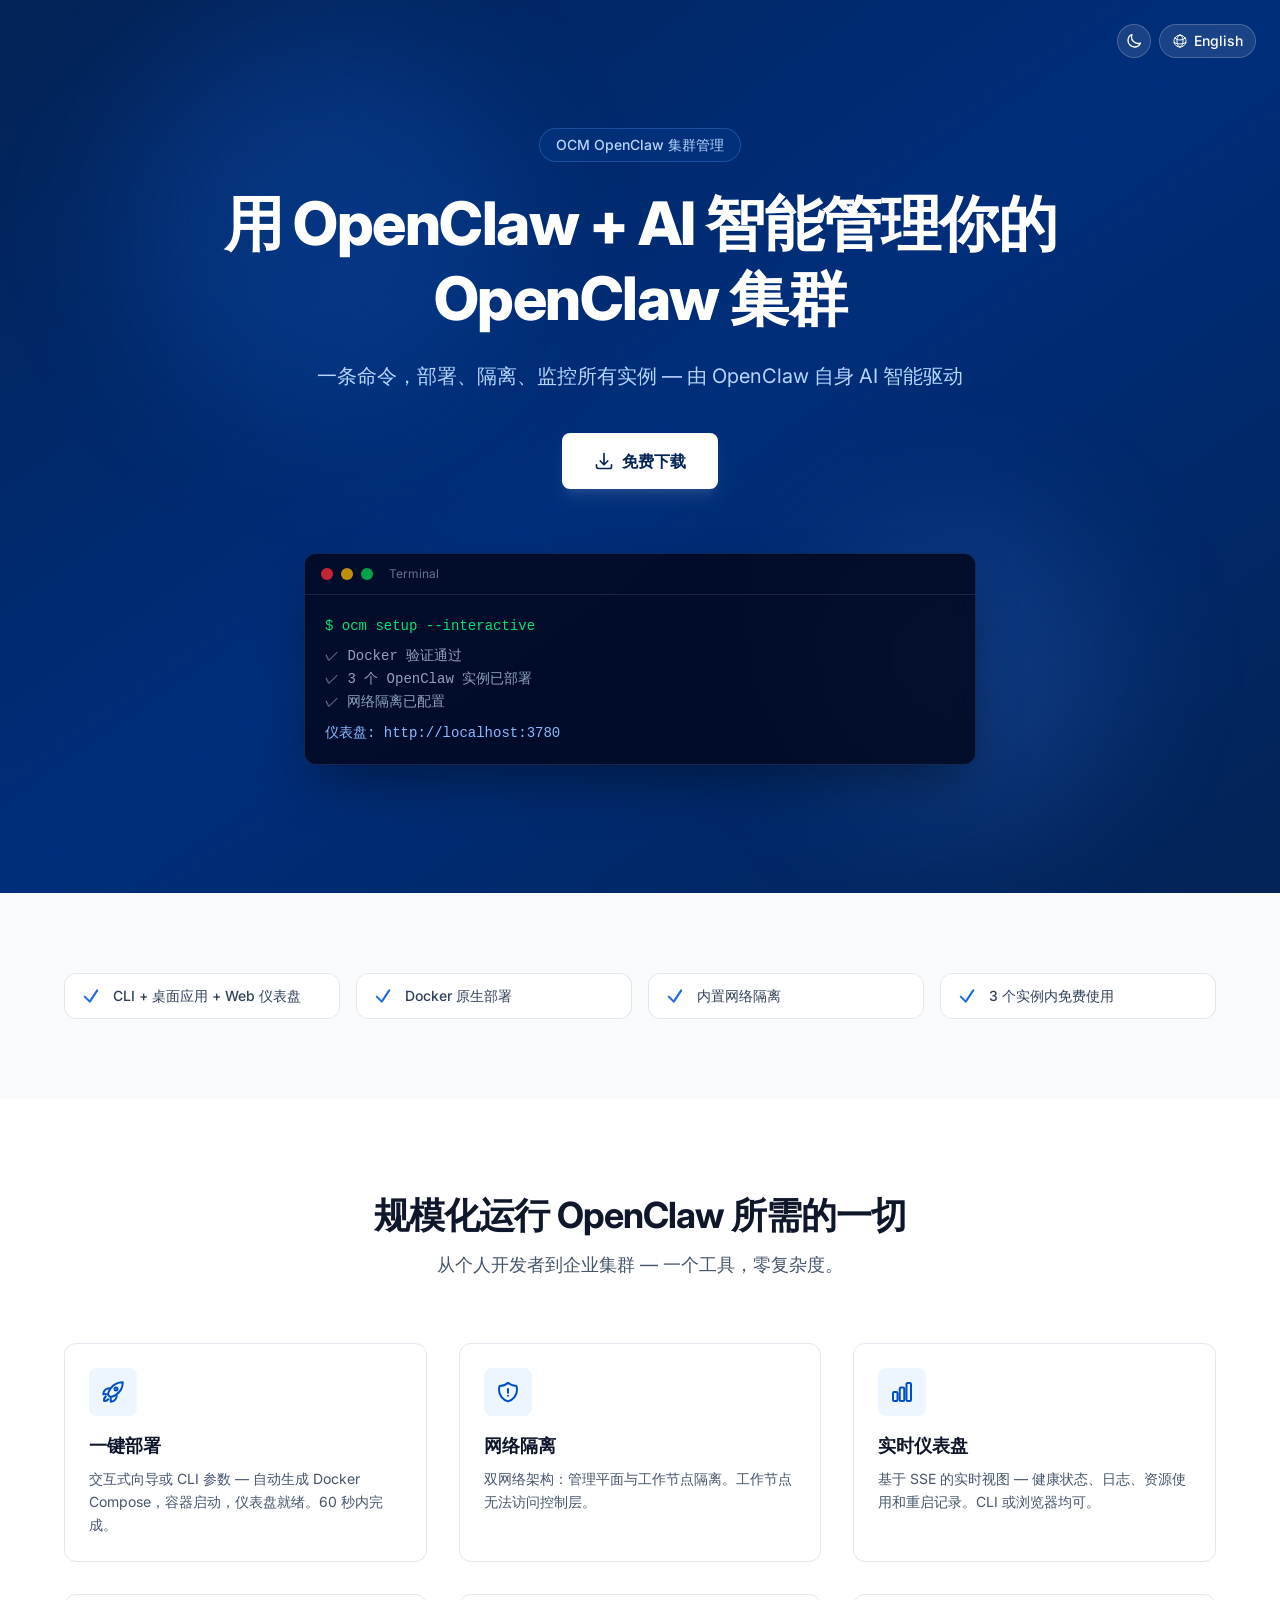
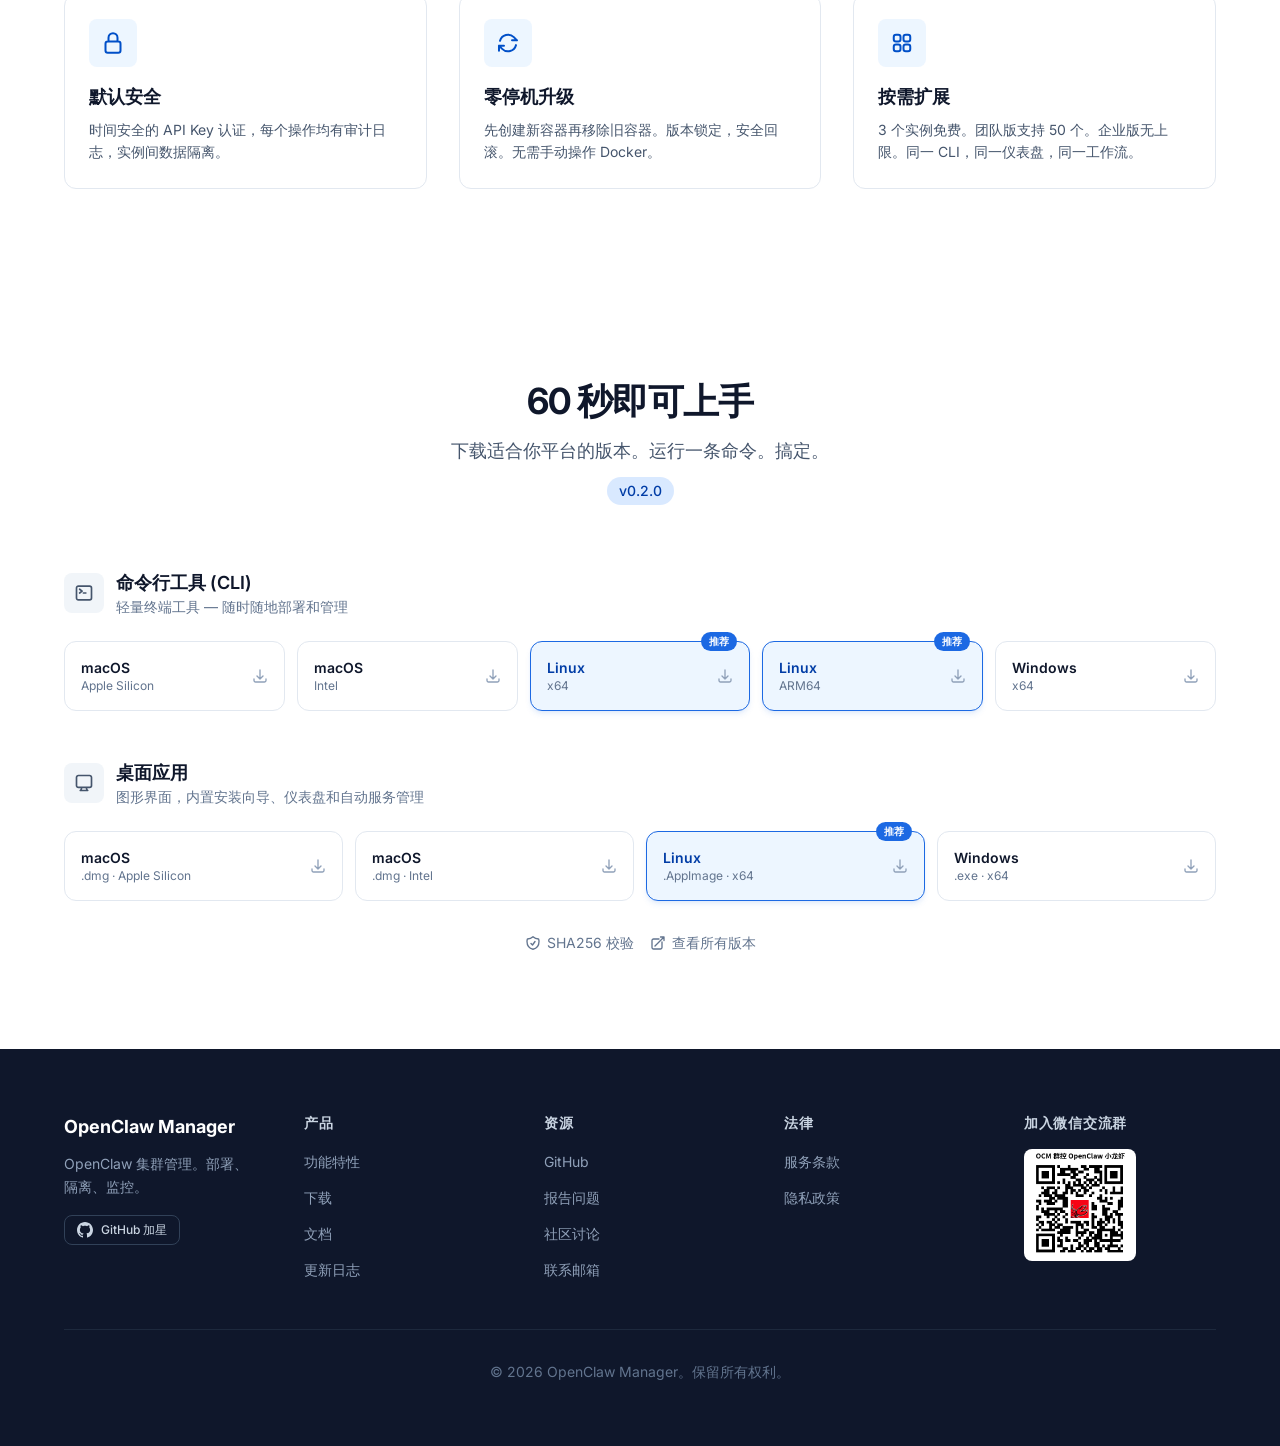
<file: zh-cn/index.html>
<!DOCTYPE html><html lang="zh-CN"> <head><meta charset="UTF-8"><meta name="viewport" content="width=device-width, initial-scale=1.0"><meta name="description" content="通过 Docker 部署、管理和保护多个 OpenClaw 实例。一键安装，网络隔离，实时仪表盘。3 个实例内免费。"><meta name="keywords" content="OpenClaw, OpenClaw 管理, Docker, 集群管理, 容器隔离, CLI 工具, AI DevOps"><link rel="canonical" href="https://openclaw.dev/zh-cn/"><!-- Open Graph --><meta property="og:type" content="website"><meta property="og:title" content="OpenClaw Manager — OpenClaw 集群管理，简单高效"><meta property="og:description" content="一条命令部署和管理你的 OpenClaw 集群。容器隔离、实时仪表盘、零停机升级。"><meta property="og:url" content="https://openclaw.dev/zh-cn/"><meta property="og:site_name" content="OpenClaw Manager"><meta property="og:locale" content="zh_CN"><meta property="og:image" content="https://openclaw.dev/og-image.png"><meta property="og:image:width" content="1200"><meta property="og:image:height" content="630"><!-- Twitter Card --><meta name="twitter:card" content="summary_large_image"><meta name="twitter:title" content="OpenClaw Manager — OpenClaw 集群管理，简单高效"><meta name="twitter:description" content="一条命令部署和管理你的 OpenClaw 集群。容器隔离、实时仪表盘、零停机升级。"><meta name="twitter:image" content="https://openclaw.dev/og-image.png"><!-- Alternate languages — must be absolute URLs per Google spec --><link rel="alternate" hreflang="en" href="https://openclaw.dev/en/"><link rel="alternate" hreflang="zh-CN" href="https://openclaw.dev/zh-cn/"><link rel="alternate" hreflang="x-default" href="https://openclaw.dev/en/"><!-- Structured data --><script type="application/ld+json">{"@context":"https://schema.org","@type":"SoftwareApplication","name":"OpenClaw Manager","description":"通过 Docker 部署、管理和保护多个 OpenClaw 实例。一键安装，网络隔离，实时仪表盘。3 个实例内免费。","applicationCategory":"DeveloperApplication","operatingSystem":"macOS, Linux, Windows","offers":{"@type":"Offer","price":"0","priceCurrency":"USD"},"url":"https://openclaw.dev"}</script><link rel="icon" type="image/svg+xml" href="/favicon.svg"><link rel="preconnect" href="https://fonts.googleapis.com"><link rel="preconnect" href="https://fonts.gstatic.com" crossorigin><link href="https://fonts.googleapis.com/css2?family=Inter:wght@400;500;600;700;800&display=swap" rel="stylesheet"><title>OpenClaw Manager — 部署、隔离和监控 OpenClaw 集群</title><!-- Prevent FOUC: apply dark class before paint --><script>
      (function () {
        var stored = localStorage.getItem("theme");
        if (stored === "dark" || (!stored && window.matchMedia("(prefers-color-scheme: dark)").matches)) {
          document.documentElement.classList.add("dark");
        }
      })();
    </script><link rel="stylesheet" href="/_astro/index.CBU9TqsM.css"></head> <body class="min-h-screen bg-white dark:bg-slate-950 text-slate-900 dark:text-slate-100 font-sans antialiased transition-colors duration-300"> <main>   <header class="relative overflow-hidden bg-gradient-to-br from-brand-900 via-brand-800 to-brand-900 dark:from-slate-950 dark:via-brand-950 dark:to-slate-950 py-24 md:py-32 px-6"> <!-- Controls --> <nav aria-label="Site navigation" class="absolute top-6 right-6 z-20 flex items-center gap-2"> <button id="theme-toggle" type="button" aria-label="Toggle dark mode" class="inline-flex items-center justify-center rounded-full border border-white/20 bg-white/10 p-2 text-white backdrop-blur-sm transition-all duration-200 hover:bg-white/20"> <!-- Sun icon (shown in dark mode) --> <svg id="theme-icon-light" aria-hidden="true" class="hidden h-4 w-4" xmlns="http://www.w3.org/2000/svg" fill="none" viewBox="0 0 24 24" stroke="currentColor" stroke-width="2"> <path stroke-linecap="round" stroke-linejoin="round" d="M12 3v2.25m6.364.386l-1.591 1.591M21 12h-2.25m-.386 6.364l-1.591-1.591M12 18.75V21m-4.773-4.227l-1.591 1.591M5.25 12H3m4.227-4.773L5.636 5.636M15.75 12a3.75 3.75 0 11-7.5 0 3.75 3.75 0 017.5 0z"></path> </svg> <!-- Moon icon (shown in light mode) --> <svg id="theme-icon-dark" aria-hidden="true" class="hidden h-4 w-4" xmlns="http://www.w3.org/2000/svg" fill="none" viewBox="0 0 24 24" stroke="currentColor" stroke-width="2"> <path stroke-linecap="round" stroke-linejoin="round" d="M21.752 15.002A9.718 9.718 0 0118 15.75c-5.385 0-9.75-4.365-9.75-9.75 0-1.33.266-2.597.748-3.752A9.753 9.753 0 003 11.25C3 16.635 7.365 21 12.75 21a9.753 9.753 0 009.002-5.998z"></path> </svg> </button> <script>
  (function () {
    var btn = document.getElementById("theme-toggle");
    var iconLight = document.getElementById("theme-icon-light");
    var iconDark = document.getElementById("theme-icon-dark");

    function updateIcons() {
      var isDark = document.documentElement.classList.contains("dark");
      iconLight.classList.toggle("hidden", !isDark);
      iconDark.classList.toggle("hidden", isDark);
    }

    updateIcons();

    btn.addEventListener("click", function () {
      var isDark = document.documentElement.classList.toggle("dark");
      localStorage.setItem("theme", isDark ? "dark" : "light");
      updateIcons();
    });
  })();
</script> <a href="/en/" class="inline-flex items-center gap-1.5 rounded-full border border-white/20 bg-white/10 px-3 py-1.5 text-sm font-medium text-white backdrop-blur-sm transition-all duration-200 hover:bg-white/20"> <svg aria-hidden="true" class="h-4 w-4" xmlns="http://www.w3.org/2000/svg" fill="none" viewBox="0 0 24 24" stroke="currentColor" stroke-width="1.5"> <path stroke-linecap="round" stroke-linejoin="round" d="M12 21a9.004 9.004 0 008.716-6.747M12 21a9.004 9.004 0 01-8.716-6.747M12 21c2.485 0 4.5-4.03 4.5-9S14.485 3 12 3m0 18c-2.485 0-4.5-4.03-4.5-9S9.515 3 12 3m0 0a8.997 8.997 0 017.843 4.582M12 3a8.997 8.997 0 00-7.843 4.582m15.686 0A11.953 11.953 0 0112 10.5c-2.998 0-5.74-1.1-7.843-2.918m15.686 0A8.959 8.959 0 0121 12c0 .778-.099 1.533-.284 2.253m0 0A17.919 17.919 0 0112 16.5a17.92 17.92 0 01-8.716-2.247m0 0A8.966 8.966 0 013 12c0-1.264.26-2.467.729-3.558"></path> </svg> English </a> </nav> <!-- Decorative orbs --> <div class="absolute top-1/4 left-1/4 w-96 h-96 bg-brand-500/20 dark:bg-brand-500/10 rounded-full blur-3xl -translate-x-1/2 -translate-y-1/2"></div> <div class="absolute bottom-1/4 right-1/4 w-80 h-80 bg-brand-400/15 dark:bg-brand-400/8 rounded-full blur-3xl translate-x-1/2 translate-y-1/2"></div> <div class="relative z-10 mx-auto max-w-5xl"> <div class="text-center"> <p class="mb-6 inline-block rounded-full border border-brand-400/30 bg-brand-500/10 px-4 py-1.5 text-sm font-medium text-brand-200 backdrop-blur-sm"> OCM OpenClaw 集群管理 </p> <!-- Pain point --> <h1 class="text-3xl font-extrabold leading-tight tracking-tight text-white md:text-5xl lg:text-6xl"> 用 OpenClaw + AI 智能管理你的 OpenClaw 集群 </h1> <!-- Solution --> <p class="mx-auto mt-6 max-w-3xl text-lg leading-relaxed text-brand-200 md:text-xl"> 一条命令，部署、隔离、监控所有实例 — 由 OpenClaw 自身 AI 智能驱动 </p> <!-- CTA buttons --> <div class="mt-10 flex flex-col items-center gap-4 sm:flex-row sm:justify-center"> <a href="#download" class="inline-flex items-center gap-2 rounded-lg bg-white px-8 py-4 text-base font-semibold text-brand-900 shadow-lg shadow-white/10 transition-all duration-200 hover:bg-brand-50 hover:shadow-xl hover:-translate-y-0.5"> <svg aria-hidden="true" class="h-5 w-5" xmlns="http://www.w3.org/2000/svg" fill="none" viewBox="0 0 24 24" stroke="currentColor" stroke-width="2"> <path stroke-linecap="round" stroke-linejoin="round" d="M3 16.5v2.25A2.25 2.25 0 005.25 21h13.5A2.25 2.25 0 0021 18.75V16.5M16.5 12L12 16.5m0 0L7.5 12m4.5 4.5V3"></path> </svg> 免费下载 </a> </div> </div> <!-- Terminal mockup --> <div class="mt-16 mx-auto max-w-2xl" role="img" aria-label="Terminal showing OpenClaw setup process"> <div class="rounded-xl border border-brand-400/20 bg-slate-950/80 backdrop-blur-sm shadow-2xl shadow-black/40 overflow-hidden"> <!-- Title bar --> <div class="flex items-center gap-2 border-b border-white/10 px-4 py-3"> <div class="h-3 w-3 rounded-full bg-red-500/80"></div> <div class="h-3 w-3 rounded-full bg-yellow-500/80"></div> <div class="h-3 w-3 rounded-full bg-green-500/80"></div> <span class="ml-2 text-xs text-slate-500">Terminal</span> </div> <!-- Content --> <div class="p-5 font-mono text-sm leading-relaxed"> <p class="text-green-400">$ ocm setup --interactive</p> <p class="mt-2 text-slate-400">✓ Docker 验证通过</p> <p class="text-slate-400">✓ 3 个 OpenClaw 实例已部署</p> <p class="text-slate-400">✓ 网络隔离已配置</p> <p class="mt-2 text-brand-300">仪表盘: http://localhost:3780</p> </div> </div> </div> </div> </header> <section id="social-proof" class="bg-gray-50 dark:bg-slate-900 py-20 px-6 transition-colors duration-300"> <div class="mx-auto max-w-6xl"> <div class="grid grid-cols-2 gap-4 md:grid-cols-4"> <div class="flex items-center gap-3 rounded-xl border border-slate-200 dark:border-slate-700 bg-white dark:bg-slate-800/50 px-4 py-3"> <svg aria-hidden="true" class="h-5 w-5 flex-shrink-0 text-brand-500" xmlns="http://www.w3.org/2000/svg" fill="none" viewBox="0 0 24 24" stroke="currentColor" stroke-width="2.5"> <path stroke-linecap="round" stroke-linejoin="round" d="M4.5 12.75l6 6 9-13.5"></path> </svg> <span class="text-sm font-medium text-slate-700 dark:text-slate-300">CLI + 桌面应用 + Web 仪表盘</span> </div><div class="flex items-center gap-3 rounded-xl border border-slate-200 dark:border-slate-700 bg-white dark:bg-slate-800/50 px-4 py-3"> <svg aria-hidden="true" class="h-5 w-5 flex-shrink-0 text-brand-500" xmlns="http://www.w3.org/2000/svg" fill="none" viewBox="0 0 24 24" stroke="currentColor" stroke-width="2.5"> <path stroke-linecap="round" stroke-linejoin="round" d="M4.5 12.75l6 6 9-13.5"></path> </svg> <span class="text-sm font-medium text-slate-700 dark:text-slate-300">Docker 原生部署</span> </div><div class="flex items-center gap-3 rounded-xl border border-slate-200 dark:border-slate-700 bg-white dark:bg-slate-800/50 px-4 py-3"> <svg aria-hidden="true" class="h-5 w-5 flex-shrink-0 text-brand-500" xmlns="http://www.w3.org/2000/svg" fill="none" viewBox="0 0 24 24" stroke="currentColor" stroke-width="2.5"> <path stroke-linecap="round" stroke-linejoin="round" d="M4.5 12.75l6 6 9-13.5"></path> </svg> <span class="text-sm font-medium text-slate-700 dark:text-slate-300">内置网络隔离</span> </div><div class="flex items-center gap-3 rounded-xl border border-slate-200 dark:border-slate-700 bg-white dark:bg-slate-800/50 px-4 py-3"> <svg aria-hidden="true" class="h-5 w-5 flex-shrink-0 text-brand-500" xmlns="http://www.w3.org/2000/svg" fill="none" viewBox="0 0 24 24" stroke="currentColor" stroke-width="2.5"> <path stroke-linecap="round" stroke-linejoin="round" d="M4.5 12.75l6 6 9-13.5"></path> </svg> <span class="text-sm font-medium text-slate-700 dark:text-slate-300">3 个实例内免费使用</span> </div> </div> </div> </section> <section id="features" class="bg-white dark:bg-slate-950 py-24 px-6 transition-colors duration-300"> <div class="mx-auto max-w-6xl"> <div class="text-center"> <h2 class="text-3xl font-bold tracking-tight text-slate-900 dark:text-white md:text-4xl"> 规模化运行 OpenClaw 所需的一切 </h2> <p class="mx-auto mt-4 max-w-2xl text-lg text-slate-600 dark:text-slate-400"> 从个人开发者到企业集群 — 一个工具，零复杂度。 </p> </div> <div class="mt-16 grid gap-8 sm:grid-cols-2 lg:grid-cols-3"> <div class="group rounded-xl border border-slate-200 dark:border-slate-700 bg-white dark:bg-slate-800/50 p-6 transition-all duration-200 hover:border-brand-200 dark:hover:border-brand-600 hover:shadow-lg hover:shadow-brand-500/5 hover:-translate-y-1"> <div class="mb-4 inline-flex h-12 w-12 items-center justify-center rounded-lg bg-brand-50 dark:bg-brand-500/10 text-brand-600 dark:text-brand-400"> <svg aria-hidden="true" class="h-6 w-6" xmlns="http://www.w3.org/2000/svg" fill="none" viewBox="0 0 24 24" stroke="currentColor" stroke-width="2"> <path stroke-linecap="round" stroke-linejoin="round" d="M15.59 14.37a6 6 0 01-5.84 7.38v-4.8m5.84-2.58a14.98 14.98 0 006.16-12.12A14.98 14.98 0 009.631 8.41m5.96 5.96a14.926 14.926 0 01-5.841 2.58m-.119-8.54a6 6 0 00-7.381 5.84h4.8m2.581-5.84a14.927 14.927 0 00-2.58 5.84m2.699 2.7c-.103.021-.207.041-.311.06a15.09 15.09 0 01-2.448-2.448 14.9 14.9 0 01.06-.312m-2.24 2.39a4.493 4.493 0 00-1.757 4.306 4.493 4.493 0 004.306-1.758M16.5 9a1.5 1.5 0 11-3 0 1.5 1.5 0 013 0z"></path> </svg>      </div> <h3 class="text-lg font-semibold text-slate-900 dark:text-white">一键部署</h3> <p class="mt-2 text-sm leading-relaxed text-slate-600 dark:text-slate-400">交互式向导或 CLI 参数 — 自动生成 Docker Compose，容器启动，仪表盘就绪。60 秒内完成。</p> </div><div class="group rounded-xl border border-slate-200 dark:border-slate-700 bg-white dark:bg-slate-800/50 p-6 transition-all duration-200 hover:border-brand-200 dark:hover:border-brand-600 hover:shadow-lg hover:shadow-brand-500/5 hover:-translate-y-1"> <div class="mb-4 inline-flex h-12 w-12 items-center justify-center rounded-lg bg-brand-50 dark:bg-brand-500/10 text-brand-600 dark:text-brand-400">  <svg aria-hidden="true" class="h-6 w-6" xmlns="http://www.w3.org/2000/svg" fill="none" viewBox="0 0 24 24" stroke="currentColor" stroke-width="2"> <path stroke-linecap="round" stroke-linejoin="round" d="M12 9v3.75m0-10.036A11.959 11.959 0 013.598 6 11.99 11.99 0 003 9.75c0 5.592 3.824 10.29 9 11.622 5.176-1.332 9-6.03 9-11.622 0-1.31-.21-2.57-.598-3.75h-.152c-3.196 0-6.1-1.249-8.25-3.286zm0 13.036h.008v.008H12v-.008z"></path> </svg>     </div> <h3 class="text-lg font-semibold text-slate-900 dark:text-white">网络隔离</h3> <p class="mt-2 text-sm leading-relaxed text-slate-600 dark:text-slate-400">双网络架构：管理平面与工作节点隔离。工作节点无法访问控制层。</p> </div><div class="group rounded-xl border border-slate-200 dark:border-slate-700 bg-white dark:bg-slate-800/50 p-6 transition-all duration-200 hover:border-brand-200 dark:hover:border-brand-600 hover:shadow-lg hover:shadow-brand-500/5 hover:-translate-y-1"> <div class="mb-4 inline-flex h-12 w-12 items-center justify-center rounded-lg bg-brand-50 dark:bg-brand-500/10 text-brand-600 dark:text-brand-400">   <svg aria-hidden="true" class="h-6 w-6" xmlns="http://www.w3.org/2000/svg" fill="none" viewBox="0 0 24 24" stroke="currentColor" stroke-width="2"> <path stroke-linecap="round" stroke-linejoin="round" d="M3 13.125C3 12.504 3.504 12 4.125 12h2.25c.621 0 1.125.504 1.125 1.125v6.75C7.5 20.496 6.996 21 6.375 21h-2.25A1.125 1.125 0 013 19.875v-6.75zM9.75 8.625c0-.621.504-1.125 1.125-1.125h2.25c.621 0 1.125.504 1.125 1.125v11.25c0 .621-.504 1.125-1.125 1.125h-2.25a1.125 1.125 0 01-1.125-1.125V8.625zM16.5 4.125c0-.621.504-1.125 1.125-1.125h2.25C20.496 3 21 3.504 21 4.125v15.75c0 .621-.504 1.125-1.125 1.125h-2.25a1.125 1.125 0 01-1.125-1.125V4.125z"></path> </svg>    </div> <h3 class="text-lg font-semibold text-slate-900 dark:text-white">实时仪表盘</h3> <p class="mt-2 text-sm leading-relaxed text-slate-600 dark:text-slate-400">基于 SSE 的实时视图 — 健康状态、日志、资源使用和重启记录。CLI 或浏览器均可。</p> </div><div class="group rounded-xl border border-slate-200 dark:border-slate-700 bg-white dark:bg-slate-800/50 p-6 transition-all duration-200 hover:border-brand-200 dark:hover:border-brand-600 hover:shadow-lg hover:shadow-brand-500/5 hover:-translate-y-1"> <div class="mb-4 inline-flex h-12 w-12 items-center justify-center rounded-lg bg-brand-50 dark:bg-brand-500/10 text-brand-600 dark:text-brand-400">    <svg aria-hidden="true" class="h-6 w-6" xmlns="http://www.w3.org/2000/svg" fill="none" viewBox="0 0 24 24" stroke="currentColor" stroke-width="2"> <path stroke-linecap="round" stroke-linejoin="round" d="M16.5 10.5V6.75a4.5 4.5 0 10-9 0v3.75m-.75 11.25h10.5a2.25 2.25 0 002.25-2.25v-6.75a2.25 2.25 0 00-2.25-2.25H6.75a2.25 2.25 0 00-2.25 2.25v6.75a2.25 2.25 0 002.25 2.25z"></path> </svg>   </div> <h3 class="text-lg font-semibold text-slate-900 dark:text-white">默认安全</h3> <p class="mt-2 text-sm leading-relaxed text-slate-600 dark:text-slate-400">时间安全的 API Key 认证，每个操作均有审计日志，实例间数据隔离。</p> </div><div class="group rounded-xl border border-slate-200 dark:border-slate-700 bg-white dark:bg-slate-800/50 p-6 transition-all duration-200 hover:border-brand-200 dark:hover:border-brand-600 hover:shadow-lg hover:shadow-brand-500/5 hover:-translate-y-1"> <div class="mb-4 inline-flex h-12 w-12 items-center justify-center rounded-lg bg-brand-50 dark:bg-brand-500/10 text-brand-600 dark:text-brand-400">     <svg aria-hidden="true" class="h-6 w-6" xmlns="http://www.w3.org/2000/svg" fill="none" viewBox="0 0 24 24" stroke="currentColor" stroke-width="2"> <path stroke-linecap="round" stroke-linejoin="round" d="M16.023 9.348h4.992v-.001M2.985 19.644v-4.992m0 0h4.992m-4.993 0l3.181 3.183a8.25 8.25 0 0013.803-3.7M4.031 9.865a8.25 8.25 0 0113.803-3.7l3.181 3.182"></path> </svg>  </div> <h3 class="text-lg font-semibold text-slate-900 dark:text-white">零停机升级</h3> <p class="mt-2 text-sm leading-relaxed text-slate-600 dark:text-slate-400">先创建新容器再移除旧容器。版本锁定，安全回滚。无需手动操作 Docker。</p> </div><div class="group rounded-xl border border-slate-200 dark:border-slate-700 bg-white dark:bg-slate-800/50 p-6 transition-all duration-200 hover:border-brand-200 dark:hover:border-brand-600 hover:shadow-lg hover:shadow-brand-500/5 hover:-translate-y-1"> <div class="mb-4 inline-flex h-12 w-12 items-center justify-center rounded-lg bg-brand-50 dark:bg-brand-500/10 text-brand-600 dark:text-brand-400">      <svg aria-hidden="true" class="h-6 w-6" xmlns="http://www.w3.org/2000/svg" fill="none" viewBox="0 0 24 24" stroke="currentColor" stroke-width="2"> <path stroke-linecap="round" stroke-linejoin="round" d="M3.75 6A2.25 2.25 0 016 3.75h2.25A2.25 2.25 0 0110.5 6v2.25a2.25 2.25 0 01-2.25 2.25H6a2.25 2.25 0 01-2.25-2.25V6zM3.75 15.75A2.25 2.25 0 016 13.5h2.25a2.25 2.25 0 012.25 2.25V18a2.25 2.25 0 01-2.25 2.25H6A2.25 2.25 0 013.75 18v-2.25zM13.5 6a2.25 2.25 0 012.25-2.25H18A2.25 2.25 0 0120.25 6v2.25A2.25 2.25 0 0118 10.5h-2.25a2.25 2.25 0 01-2.25-2.25V6zM13.5 15.75a2.25 2.25 0 012.25-2.25H18a2.25 2.25 0 012.25 2.25V18A2.25 2.25 0 0118 20.25h-2.25A2.25 2.25 0 0113.5 18v-2.25z"></path> </svg> </div> <h3 class="text-lg font-semibold text-slate-900 dark:text-white">按需扩展</h3> <p class="mt-2 text-sm leading-relaxed text-slate-600 dark:text-slate-400">3 个实例免费。团队版支持 50 个。企业版无上限。同一 CLI，同一仪表盘，同一工作流。</p> </div> </div> </div> </section> <section id="download" class="bg-white dark:bg-slate-950 py-24 px-6 transition-colors duration-300"> <div class="mx-auto max-w-6xl"> <div class="text-center"> <h2 class="text-3xl font-bold tracking-tight text-slate-900 dark:text-white md:text-4xl"> 60 秒即可上手 </h2> <p class="mx-auto mt-4 max-w-2xl text-lg text-slate-600 dark:text-slate-400"> 下载适合你平台的版本。运行一条命令。搞定。 </p> <p class="mt-3" id="version-badge"> <span class="inline-block rounded-full bg-brand-100 dark:bg-brand-500/20 px-3 py-1 text-sm font-medium text-brand-700 dark:text-brand-300">
v0.2.0 </span> </p>  </div> <!-- CLI Section --> <div class="mt-16"> <div class="mb-6 flex items-center gap-3"> <div class="inline-flex h-10 w-10 items-center justify-center rounded-lg bg-slate-100 dark:bg-slate-800 text-slate-600 dark:text-slate-400"> <svg aria-hidden="true" class="h-5 w-5" xmlns="http://www.w3.org/2000/svg" fill="none" viewBox="0 0 24 24" stroke="currentColor" stroke-width="2"> <path stroke-linecap="round" stroke-linejoin="round" d="M6.75 7.5l3 2.25-3 2.25m4.5 0h3m-9 8.25h13.5A2.25 2.25 0 0021 18V6a2.25 2.25 0 00-2.25-2.25H5.25A2.25 2.25 0 003 6v12a2.25 2.25 0 002.25 2.25z"></path> </svg> </div> <div> <h3 class="text-lg font-semibold text-slate-900 dark:text-white">命令行工具 (CLI)</h3> <p class="text-sm text-slate-500 dark:text-slate-400">轻量终端工具 — 随时随地部署和管理</p> </div> </div> <div class="grid gap-3 sm:grid-cols-2 lg:grid-cols-5"> <a href="https://github.com/vs-openclaw/vs-openclaw-website/releases/download/v0.2.0/ocm-darwin-arm64" data-os="macos" data-asset="ocm-darwin-arm64" class="download-link group relative flex items-center gap-3 rounded-xl border border-slate-200 dark:border-slate-700 bg-white dark:bg-slate-800/50 p-4 transition-all duration-200 hover:border-brand-300 dark:hover:border-brand-600 hover:shadow-md hover:-translate-y-0.5 data-[detected]:border-brand-500 data-[detected]:bg-brand-50 dark:data-[detected]:bg-brand-500/10 data-[detected]:shadow-md data-[detected]:shadow-brand-500/10" aria-label="下载 CLI - macOS Apple Silicon"> <span class="download-badge absolute -top-2.5 right-3 hidden rounded-full bg-brand-500 px-2 py-0.5 text-[10px] font-semibold text-white uppercase tracking-wide"> 推荐 </span> <div class="flex-1 min-w-0"> <span class="block text-sm font-semibold text-slate-900 dark:text-white group-data-[detected]:text-brand-700 dark:group-data-[detected]:text-brand-300"> macOS </span> <span class="block text-xs text-slate-500 dark:text-slate-400">Apple Silicon</span> </div> <svg aria-hidden="true" class="h-4 w-4 flex-shrink-0 text-slate-400 dark:text-slate-500 transition-colors group-hover:text-brand-500" xmlns="http://www.w3.org/2000/svg" fill="none" viewBox="0 0 24 24" stroke="currentColor" stroke-width="2"> <path stroke-linecap="round" stroke-linejoin="round" d="M3 16.5v2.25A2.25 2.25 0 005.25 21h13.5A2.25 2.25 0 0021 18.75V16.5M16.5 12L12 16.5m0 0L7.5 12m4.5 4.5V3"></path> </svg> </a><a href="https://github.com/vs-openclaw/vs-openclaw-website/releases/download/v0.2.0/ocm-darwin-x64" data-os="macos" data-asset="ocm-darwin-x64" class="download-link group relative flex items-center gap-3 rounded-xl border border-slate-200 dark:border-slate-700 bg-white dark:bg-slate-800/50 p-4 transition-all duration-200 hover:border-brand-300 dark:hover:border-brand-600 hover:shadow-md hover:-translate-y-0.5 data-[detected]:border-brand-500 data-[detected]:bg-brand-50 dark:data-[detected]:bg-brand-500/10 data-[detected]:shadow-md data-[detected]:shadow-brand-500/10" aria-label="下载 CLI - macOS Intel"> <span class="download-badge absolute -top-2.5 right-3 hidden rounded-full bg-brand-500 px-2 py-0.5 text-[10px] font-semibold text-white uppercase tracking-wide"> 推荐 </span> <div class="flex-1 min-w-0"> <span class="block text-sm font-semibold text-slate-900 dark:text-white group-data-[detected]:text-brand-700 dark:group-data-[detected]:text-brand-300"> macOS </span> <span class="block text-xs text-slate-500 dark:text-slate-400">Intel</span> </div> <svg aria-hidden="true" class="h-4 w-4 flex-shrink-0 text-slate-400 dark:text-slate-500 transition-colors group-hover:text-brand-500" xmlns="http://www.w3.org/2000/svg" fill="none" viewBox="0 0 24 24" stroke="currentColor" stroke-width="2"> <path stroke-linecap="round" stroke-linejoin="round" d="M3 16.5v2.25A2.25 2.25 0 005.25 21h13.5A2.25 2.25 0 0021 18.75V16.5M16.5 12L12 16.5m0 0L7.5 12m4.5 4.5V3"></path> </svg> </a><a href="https://github.com/vs-openclaw/vs-openclaw-website/releases/download/v0.2.0/ocm-linux-x64" data-os="linux" data-asset="ocm-linux-x64" class="download-link group relative flex items-center gap-3 rounded-xl border border-slate-200 dark:border-slate-700 bg-white dark:bg-slate-800/50 p-4 transition-all duration-200 hover:border-brand-300 dark:hover:border-brand-600 hover:shadow-md hover:-translate-y-0.5 data-[detected]:border-brand-500 data-[detected]:bg-brand-50 dark:data-[detected]:bg-brand-500/10 data-[detected]:shadow-md data-[detected]:shadow-brand-500/10" aria-label="下载 CLI - Linux x64"> <span class="download-badge absolute -top-2.5 right-3 hidden rounded-full bg-brand-500 px-2 py-0.5 text-[10px] font-semibold text-white uppercase tracking-wide"> 推荐 </span> <div class="flex-1 min-w-0"> <span class="block text-sm font-semibold text-slate-900 dark:text-white group-data-[detected]:text-brand-700 dark:group-data-[detected]:text-brand-300"> Linux </span> <span class="block text-xs text-slate-500 dark:text-slate-400">x64</span> </div> <svg aria-hidden="true" class="h-4 w-4 flex-shrink-0 text-slate-400 dark:text-slate-500 transition-colors group-hover:text-brand-500" xmlns="http://www.w3.org/2000/svg" fill="none" viewBox="0 0 24 24" stroke="currentColor" stroke-width="2"> <path stroke-linecap="round" stroke-linejoin="round" d="M3 16.5v2.25A2.25 2.25 0 005.25 21h13.5A2.25 2.25 0 0021 18.75V16.5M16.5 12L12 16.5m0 0L7.5 12m4.5 4.5V3"></path> </svg> </a><a href="https://github.com/vs-openclaw/vs-openclaw-website/releases/download/v0.2.0/ocm-linux-arm64" data-os="linux" data-asset="ocm-linux-arm64" class="download-link group relative flex items-center gap-3 rounded-xl border border-slate-200 dark:border-slate-700 bg-white dark:bg-slate-800/50 p-4 transition-all duration-200 hover:border-brand-300 dark:hover:border-brand-600 hover:shadow-md hover:-translate-y-0.5 data-[detected]:border-brand-500 data-[detected]:bg-brand-50 dark:data-[detected]:bg-brand-500/10 data-[detected]:shadow-md data-[detected]:shadow-brand-500/10" aria-label="下载 CLI - Linux ARM64"> <span class="download-badge absolute -top-2.5 right-3 hidden rounded-full bg-brand-500 px-2 py-0.5 text-[10px] font-semibold text-white uppercase tracking-wide"> 推荐 </span> <div class="flex-1 min-w-0"> <span class="block text-sm font-semibold text-slate-900 dark:text-white group-data-[detected]:text-brand-700 dark:group-data-[detected]:text-brand-300"> Linux </span> <span class="block text-xs text-slate-500 dark:text-slate-400">ARM64</span> </div> <svg aria-hidden="true" class="h-4 w-4 flex-shrink-0 text-slate-400 dark:text-slate-500 transition-colors group-hover:text-brand-500" xmlns="http://www.w3.org/2000/svg" fill="none" viewBox="0 0 24 24" stroke="currentColor" stroke-width="2"> <path stroke-linecap="round" stroke-linejoin="round" d="M3 16.5v2.25A2.25 2.25 0 005.25 21h13.5A2.25 2.25 0 0021 18.75V16.5M16.5 12L12 16.5m0 0L7.5 12m4.5 4.5V3"></path> </svg> </a><a href="https://github.com/vs-openclaw/vs-openclaw-website/releases/download/v0.2.0/ocm-windows-x64.exe" data-os="windows" data-asset="ocm-windows-x64.exe" class="download-link group relative flex items-center gap-3 rounded-xl border border-slate-200 dark:border-slate-700 bg-white dark:bg-slate-800/50 p-4 transition-all duration-200 hover:border-brand-300 dark:hover:border-brand-600 hover:shadow-md hover:-translate-y-0.5 data-[detected]:border-brand-500 data-[detected]:bg-brand-50 dark:data-[detected]:bg-brand-500/10 data-[detected]:shadow-md data-[detected]:shadow-brand-500/10" aria-label="下载 CLI - Windows x64"> <span class="download-badge absolute -top-2.5 right-3 hidden rounded-full bg-brand-500 px-2 py-0.5 text-[10px] font-semibold text-white uppercase tracking-wide"> 推荐 </span> <div class="flex-1 min-w-0"> <span class="block text-sm font-semibold text-slate-900 dark:text-white group-data-[detected]:text-brand-700 dark:group-data-[detected]:text-brand-300"> Windows </span> <span class="block text-xs text-slate-500 dark:text-slate-400">x64</span> </div> <svg aria-hidden="true" class="h-4 w-4 flex-shrink-0 text-slate-400 dark:text-slate-500 transition-colors group-hover:text-brand-500" xmlns="http://www.w3.org/2000/svg" fill="none" viewBox="0 0 24 24" stroke="currentColor" stroke-width="2"> <path stroke-linecap="round" stroke-linejoin="round" d="M3 16.5v2.25A2.25 2.25 0 005.25 21h13.5A2.25 2.25 0 0021 18.75V16.5M16.5 12L12 16.5m0 0L7.5 12m4.5 4.5V3"></path> </svg> </a> </div> </div> <!-- Desktop Section --> <div class="mt-12"> <div class="mb-6 flex items-center gap-3"> <div class="inline-flex h-10 w-10 items-center justify-center rounded-lg bg-slate-100 dark:bg-slate-800 text-slate-600 dark:text-slate-400"> <svg aria-hidden="true" class="h-5 w-5" xmlns="http://www.w3.org/2000/svg" fill="none" viewBox="0 0 24 24" stroke="currentColor" stroke-width="2"> <path stroke-linecap="round" stroke-linejoin="round" d="M9 17.25v1.007a3 3 0 01-.879 2.122L7.5 21h9l-.621-.621A3 3 0 0115 18.257V17.25m6-12V15a2.25 2.25 0 01-2.25 2.25H5.25A2.25 2.25 0 013 15V5.25A2.25 2.25 0 015.25 3h13.5A2.25 2.25 0 0121 5.25z"></path> </svg> </div> <div> <h3 class="text-lg font-semibold text-slate-900 dark:text-white">桌面应用</h3> <p class="text-sm text-slate-500 dark:text-slate-400">图形界面，内置安装向导、仪表盘和自动服务管理</p> </div> </div> <div class="grid gap-3 sm:grid-cols-2 lg:grid-cols-4"> <a href="https://github.com/vs-openclaw/vs-openclaw-website/releases/" data-os="macos" data-asset="OpenClaw.Manager-0.2.0-mac-arm64.dmg" data-tpl="OpenClaw.Manager-{v}-mac-arm64.dmg" class="download-link group relative flex items-center gap-3 rounded-xl border border-slate-200 dark:border-slate-700 bg-white dark:bg-slate-800/50 p-4 transition-all duration-200 hover:border-brand-300 dark:hover:border-brand-600 hover:shadow-md hover:-translate-y-0.5 data-[detected]:border-brand-500 data-[detected]:bg-brand-50 dark:data-[detected]:bg-brand-500/10 data-[detected]:shadow-md data-[detected]:shadow-brand-500/10" aria-label="下载 Desktop - macOS Apple Silicon"> <span class="download-badge absolute -top-2.5 right-3 hidden rounded-full bg-brand-500 px-2 py-0.5 text-[10px] font-semibold text-white uppercase tracking-wide"> 推荐 </span> <div class="flex-1 min-w-0"> <span class="block text-sm font-semibold text-slate-900 dark:text-white group-data-[detected]:text-brand-700 dark:group-data-[detected]:text-brand-300"> macOS </span> <span class="block text-xs text-slate-500 dark:text-slate-400">.dmg &middot; Apple Silicon</span> </div> <svg aria-hidden="true" class="h-4 w-4 flex-shrink-0 text-slate-400 dark:text-slate-500 transition-colors group-hover:text-brand-500" xmlns="http://www.w3.org/2000/svg" fill="none" viewBox="0 0 24 24" stroke="currentColor" stroke-width="2"> <path stroke-linecap="round" stroke-linejoin="round" d="M3 16.5v2.25A2.25 2.25 0 005.25 21h13.5A2.25 2.25 0 0021 18.75V16.5M16.5 12L12 16.5m0 0L7.5 12m4.5 4.5V3"></path> </svg> </a><a href="https://github.com/vs-openclaw/vs-openclaw-website/releases/" data-os="macos" data-asset="OpenClaw.Manager-0.2.0-mac-x64.dmg" data-tpl="OpenClaw.Manager-{v}-mac-x64.dmg" class="download-link group relative flex items-center gap-3 rounded-xl border border-slate-200 dark:border-slate-700 bg-white dark:bg-slate-800/50 p-4 transition-all duration-200 hover:border-brand-300 dark:hover:border-brand-600 hover:shadow-md hover:-translate-y-0.5 data-[detected]:border-brand-500 data-[detected]:bg-brand-50 dark:data-[detected]:bg-brand-500/10 data-[detected]:shadow-md data-[detected]:shadow-brand-500/10" aria-label="下载 Desktop - macOS Intel"> <span class="download-badge absolute -top-2.5 right-3 hidden rounded-full bg-brand-500 px-2 py-0.5 text-[10px] font-semibold text-white uppercase tracking-wide"> 推荐 </span> <div class="flex-1 min-w-0"> <span class="block text-sm font-semibold text-slate-900 dark:text-white group-data-[detected]:text-brand-700 dark:group-data-[detected]:text-brand-300"> macOS </span> <span class="block text-xs text-slate-500 dark:text-slate-400">.dmg &middot; Intel</span> </div> <svg aria-hidden="true" class="h-4 w-4 flex-shrink-0 text-slate-400 dark:text-slate-500 transition-colors group-hover:text-brand-500" xmlns="http://www.w3.org/2000/svg" fill="none" viewBox="0 0 24 24" stroke="currentColor" stroke-width="2"> <path stroke-linecap="round" stroke-linejoin="round" d="M3 16.5v2.25A2.25 2.25 0 005.25 21h13.5A2.25 2.25 0 0021 18.75V16.5M16.5 12L12 16.5m0 0L7.5 12m4.5 4.5V3"></path> </svg> </a><a href="https://github.com/vs-openclaw/vs-openclaw-website/releases/" data-os="linux" data-asset="OpenClaw.Manager-0.2.0-linux-x86_64.AppImage" data-tpl="OpenClaw.Manager-{v}-linux-x86_64.AppImage" class="download-link group relative flex items-center gap-3 rounded-xl border border-slate-200 dark:border-slate-700 bg-white dark:bg-slate-800/50 p-4 transition-all duration-200 hover:border-brand-300 dark:hover:border-brand-600 hover:shadow-md hover:-translate-y-0.5 data-[detected]:border-brand-500 data-[detected]:bg-brand-50 dark:data-[detected]:bg-brand-500/10 data-[detected]:shadow-md data-[detected]:shadow-brand-500/10" aria-label="下载 Desktop - Linux x64"> <span class="download-badge absolute -top-2.5 right-3 hidden rounded-full bg-brand-500 px-2 py-0.5 text-[10px] font-semibold text-white uppercase tracking-wide"> 推荐 </span> <div class="flex-1 min-w-0"> <span class="block text-sm font-semibold text-slate-900 dark:text-white group-data-[detected]:text-brand-700 dark:group-data-[detected]:text-brand-300"> Linux </span> <span class="block text-xs text-slate-500 dark:text-slate-400">.AppImage &middot; x64</span> </div> <svg aria-hidden="true" class="h-4 w-4 flex-shrink-0 text-slate-400 dark:text-slate-500 transition-colors group-hover:text-brand-500" xmlns="http://www.w3.org/2000/svg" fill="none" viewBox="0 0 24 24" stroke="currentColor" stroke-width="2"> <path stroke-linecap="round" stroke-linejoin="round" d="M3 16.5v2.25A2.25 2.25 0 005.25 21h13.5A2.25 2.25 0 0021 18.75V16.5M16.5 12L12 16.5m0 0L7.5 12m4.5 4.5V3"></path> </svg> </a><a href="https://github.com/vs-openclaw/vs-openclaw-website/releases/" data-os="windows" data-asset="OpenClaw.Manager-0.2.0-win-x64.exe" data-tpl="OpenClaw.Manager-{v}-win-x64.exe" class="download-link group relative flex items-center gap-3 rounded-xl border border-slate-200 dark:border-slate-700 bg-white dark:bg-slate-800/50 p-4 transition-all duration-200 hover:border-brand-300 dark:hover:border-brand-600 hover:shadow-md hover:-translate-y-0.5 data-[detected]:border-brand-500 data-[detected]:bg-brand-50 dark:data-[detected]:bg-brand-500/10 data-[detected]:shadow-md data-[detected]:shadow-brand-500/10" aria-label="下载 Desktop - Windows x64"> <span class="download-badge absolute -top-2.5 right-3 hidden rounded-full bg-brand-500 px-2 py-0.5 text-[10px] font-semibold text-white uppercase tracking-wide"> 推荐 </span> <div class="flex-1 min-w-0"> <span class="block text-sm font-semibold text-slate-900 dark:text-white group-data-[detected]:text-brand-700 dark:group-data-[detected]:text-brand-300"> Windows </span> <span class="block text-xs text-slate-500 dark:text-slate-400">.exe &middot; x64</span> </div> <svg aria-hidden="true" class="h-4 w-4 flex-shrink-0 text-slate-400 dark:text-slate-500 transition-colors group-hover:text-brand-500" xmlns="http://www.w3.org/2000/svg" fill="none" viewBox="0 0 24 24" stroke="currentColor" stroke-width="2"> <path stroke-linecap="round" stroke-linejoin="round" d="M3 16.5v2.25A2.25 2.25 0 005.25 21h13.5A2.25 2.25 0 0021 18.75V16.5M16.5 12L12 16.5m0 0L7.5 12m4.5 4.5V3"></path> </svg> </a> </div> </div> <!-- SHA256 + Fallback --> <div class="mt-8 flex flex-wrap items-center justify-center gap-4 text-sm"> <a href="https://github.com/vs-openclaw/vs-openclaw-website/releases/download/v0.2.0/SHA256SUMS.txt" id="sha256-link" target="_blank" rel="noopener noreferrer" class="inline-flex items-center gap-1.5 text-slate-500 dark:text-slate-400 hover:text-brand-600 dark:hover:text-brand-300 transition-colors"> <svg aria-hidden="true" class="h-4 w-4" xmlns="http://www.w3.org/2000/svg" fill="none" viewBox="0 0 24 24" stroke="currentColor" stroke-width="2"> <path stroke-linecap="round" stroke-linejoin="round" d="M9 12.75L11.25 15 15 9.75m-3-7.036A11.959 11.959 0 013.598 6 11.99 11.99 0 003 9.749c0 5.592 3.824 10.29 9 11.623 5.176-1.332 9-6.03 9-11.622 0-1.31-.21-2.571-.598-3.751h-.152c-3.196 0-6.1-1.248-8.25-3.285z"></path> </svg> SHA256 校验 </a> <a href="https://github.com/vs-openclaw/vs-openclaw-website/releases/" target="_blank" rel="noopener noreferrer" class="inline-flex items-center gap-1.5 text-slate-500 dark:text-slate-400 hover:text-brand-600 dark:hover:text-brand-300 transition-colors"> <svg aria-hidden="true" class="h-4 w-4" xmlns="http://www.w3.org/2000/svg" fill="none" viewBox="0 0 24 24" stroke="currentColor" stroke-width="2"> <path stroke-linecap="round" stroke-linejoin="round" d="M13.5 6H5.25A2.25 2.25 0 003 8.25v10.5A2.25 2.25 0 005.25 21h10.5A2.25 2.25 0 0018 18.75V10.5m-10.5 6L21 3m0 0h-5.25M21 3v5.25"></path> </svg> 查看所有版本 </a> </div> </div> </section> <script>
(function () {
  // --- OS Detection ---
  var ua = navigator.userAgent;
  var os = /Mac/.test(ua) && !/iPhone|iPad/.test(ua) ? "macos"
         : /Win/.test(ua) ? "windows"
         : /Linux/.test(ua) && !/Android/.test(ua) ? "linux"
         : null;

  if (os) {
    document.querySelectorAll('[data-os="' + os + '"]').forEach(function (el) {
      el.setAttribute("data-detected", "");
      var badge = el.querySelector(".download-badge");
      if (badge) badge.classList.remove("hidden");
    });
  }

  // --- Client-side fetch to always show the latest release ---
  // This runs after the page loads and updates links if a newer release exists.
  var REPO = "vs-openclaw/vs-openclaw-website";
  var API_URL = "https://api.github.com/repos/" + REPO + "/releases/latest";
  var RELEASES_URL = "https://github.com/" + REPO + "/releases/";

  fetch(API_URL, { headers: { "Accept": "application/vnd.github.v3+json" } })
    .then(function (res) { return res.ok ? res.json() : null; })
    .then(function (release) {
      if (!release || !release.tag_name) return;

      var version = release.tag_name.replace(/^v/, "");
      var assetMap = {};
      (release.assets || []).forEach(function (a) {
        assetMap[a.name] = a.browser_download_url;
      });

      // Update version badge
      var badge = document.getElementById("version-badge");
      if (badge) {
        var span = badge.querySelector("span");
        if (span) span.textContent = "v" + version;
        badge.classList.remove("hidden");
      }

      // Update CLI links (filename is version-independent)
      document.querySelectorAll("a[data-asset]").forEach(function (el) {
        var asset = el.getAttribute("data-asset");
        var tpl = el.getAttribute("data-tpl");

        if (tpl) {
          // Desktop asset: replace {v} in template with actual version
          var fileName = tpl.replace("{v}", version);
          if (assetMap[fileName]) {
            el.setAttribute("href", assetMap[fileName]);
            el.setAttribute("data-asset", fileName);
          } else {
            el.setAttribute("href", RELEASES_URL);
          }
        } else if (asset && assetMap[asset]) {
          // CLI asset: filename is static
          el.setAttribute("href", assetMap[asset]);
        }
      });

      // Update SHA256 link
      var sha256Link = document.getElementById("sha256-link");
      if (sha256Link && assetMap["SHA256SUMS.txt"]) {
        sha256Link.setAttribute("href", assetMap["SHA256SUMS.txt"]);
        sha256Link.classList.remove("hidden");
      }
    })
    .catch(function () {
      // Silently fail — build-time links remain as fallback
    });
})();
</script> <footer class="bg-slate-900 dark:bg-slate-950 py-16 px-6 transition-colors duration-300"> <div class="mx-auto max-w-6xl"> <div class="grid gap-12 sm:grid-cols-2 lg:grid-cols-5"> <!-- Brand --> <div> <p class="text-lg font-bold text-white">OpenClaw Manager</p> <p class="mt-3 text-sm leading-relaxed text-slate-400"> OpenClaw 集群管理。部署、隔离、监控。 </p> <!-- GitHub star button --> <a href="https://github.com/vs-openclaw/vs-openclaw-website" target="_blank" rel="noopener noreferrer" class="mt-4 inline-flex items-center gap-2 rounded-lg border border-slate-700 px-3 py-1.5 text-xs font-medium text-slate-300 transition-colors hover:border-slate-500 hover:text-white"> <svg aria-hidden="true" class="h-4 w-4" fill="currentColor" viewBox="0 0 24 24"> <path d="M12 0c-6.626 0-12 5.373-12 12 0 5.302 3.438 9.8 8.207 11.387.599.111.793-.261.793-.577v-2.234c-3.338.726-4.033-1.416-4.033-1.416-.546-1.387-1.333-1.756-1.333-1.756-1.089-.745.083-.729.083-.729 1.205.084 1.839 1.237 1.839 1.237 1.07 1.834 2.807 1.304 3.492.997.107-.775.418-1.305.762-1.604-2.665-.305-5.467-1.334-5.467-5.931 0-1.311.469-2.381 1.236-3.221-.124-.303-.535-1.524.117-3.176 0 0 1.008-.322 3.301 1.23.957-.266 1.983-.399 3.003-.404 1.02.005 2.047.138 3.006.404 2.291-1.552 3.297-1.23 3.297-1.23.653 1.653.242 2.874.118 3.176.77.84 1.235 1.911 1.235 3.221 0 4.609-2.807 5.624-5.479 5.921.43.372.823 1.102.823 2.222v3.293c0 .319.192.694.801.576 4.765-1.589 8.199-6.086 8.199-11.386 0-6.627-5.373-12-12-12z"></path> </svg> GitHub 加星 </a> </div> <!-- Link columns --> <div> <p class="text-sm font-semibold uppercase tracking-wider text-slate-300">产品</p> <ul class="mt-4 space-y-3"> <li> <a href="#features" class="text-sm text-slate-400 transition-colors duration-150 hover:text-white"> 功能特性 </a> </li><li> <a href="#download" class="text-sm text-slate-400 transition-colors duration-150 hover:text-white"> 下载 </a> </li><li> <a href="#" class="text-sm text-slate-400 transition-colors duration-150 hover:text-white"> 文档 </a> </li><li> <a href="https://github.com/vs-openclaw/vs-openclaw-website/releases" target="_blank" rel="noopener noreferrer" class="text-sm text-slate-400 transition-colors duration-150 hover:text-white"> 更新日志 </a> </li> </ul> </div><div> <p class="text-sm font-semibold uppercase tracking-wider text-slate-300">资源</p> <ul class="mt-4 space-y-3"> <li> <a href="https://github.com/vs-openclaw/vs-openclaw-website" target="_blank" rel="noopener noreferrer" class="text-sm text-slate-400 transition-colors duration-150 hover:text-white"> GitHub </a> </li><li> <a href="https://github.com/vs-openclaw/vs-openclaw-website/issues" target="_blank" rel="noopener noreferrer" class="text-sm text-slate-400 transition-colors duration-150 hover:text-white"> 报告问题 </a> </li><li> <a href="https://github.com/vs-openclaw/vs-openclaw-website/discussions" target="_blank" rel="noopener noreferrer" class="text-sm text-slate-400 transition-colors duration-150 hover:text-white"> 社区讨论 </a> </li><li> <a href="mailto:vibesparking@outlook.com" class="text-sm text-slate-400 transition-colors duration-150 hover:text-white"> 联系邮箱 </a> </li> </ul> </div><div> <p class="text-sm font-semibold uppercase tracking-wider text-slate-300">法律</p> <ul class="mt-4 space-y-3"> <li> <a href="#" class="text-sm text-slate-400 transition-colors duration-150 hover:text-white"> 服务条款 </a> </li><li> <a href="#" class="text-sm text-slate-400 transition-colors duration-150 hover:text-white"> 隐私政策 </a> </li> </ul> </div>  <div> <p class="text-sm font-semibold uppercase tracking-wider text-slate-300">加入微信交流群</p> <img src="/wechat-qr.png" alt="WeChat group QR code" class="mt-4 w-28 h-28 rounded-lg" loading="lazy"> </div> </div> <div class="mt-12 border-t border-slate-800 pt-8 text-center"> <p class="text-sm text-slate-500">
&copy; 2026 OpenClaw Manager。保留所有权利。 </p> </div> </div> </footer>  </main>  </body></html>
</file>
<file: _astro/index.CBU9TqsM.css>
/*! tailwindcss v4.2.2 | MIT License | https://tailwindcss.com */@layer properties{@supports (((-webkit-hyphens:none)) and (not (margin-trim:inline))) or ((-moz-orient:inline) and (not (color:rgb(from red r g b)))){*,:before,:after,::backdrop{--tw-translate-x:0;--tw-translate-y:0;--tw-translate-z:0;--tw-space-y-reverse:0;--tw-border-style:solid;--tw-gradient-position:initial;--tw-gradient-from:#0000;--tw-gradient-via:#0000;--tw-gradient-to:#0000;--tw-gradient-stops:initial;--tw-gradient-via-stops:initial;--tw-gradient-from-position:0%;--tw-gradient-via-position:50%;--tw-gradient-to-position:100%;--tw-leading:initial;--tw-font-weight:initial;--tw-tracking:initial;--tw-shadow:0 0 #0000;--tw-shadow-color:initial;--tw-shadow-alpha:100%;--tw-inset-shadow:0 0 #0000;--tw-inset-shadow-color:initial;--tw-inset-shadow-alpha:100%;--tw-ring-color:initial;--tw-ring-shadow:0 0 #0000;--tw-inset-ring-color:initial;--tw-inset-ring-shadow:0 0 #0000;--tw-ring-inset:initial;--tw-ring-offset-width:0px;--tw-ring-offset-color:#fff;--tw-ring-offset-shadow:0 0 #0000;--tw-blur:initial;--tw-brightness:initial;--tw-contrast:initial;--tw-grayscale:initial;--tw-hue-rotate:initial;--tw-invert:initial;--tw-opacity:initial;--tw-saturate:initial;--tw-sepia:initial;--tw-drop-shadow:initial;--tw-drop-shadow-color:initial;--tw-drop-shadow-alpha:100%;--tw-drop-shadow-size:initial;--tw-backdrop-blur:initial;--tw-backdrop-brightness:initial;--tw-backdrop-contrast:initial;--tw-backdrop-grayscale:initial;--tw-backdrop-hue-rotate:initial;--tw-backdrop-invert:initial;--tw-backdrop-opacity:initial;--tw-backdrop-saturate:initial;--tw-backdrop-sepia:initial;--tw-duration:initial}}}@layer theme{:root,:host{--font-sans:"Inter", ui-sans-serif, system-ui, sans-serif;--font-mono:ui-monospace, SFMono-Regular, Menlo, Monaco, Consolas, "Liberation Mono", "Courier New", monospace;--color-red-500:oklch(63.7% .237 25.331);--color-yellow-500:oklch(79.5% .184 86.047);--color-green-400:oklch(79.2% .209 151.711);--color-green-500:oklch(72.3% .219 149.579);--color-slate-100:oklch(96.8% .007 247.896);--color-slate-200:oklch(92.9% .013 255.508);--color-slate-300:oklch(86.9% .022 252.894);--color-slate-400:oklch(70.4% .04 256.788);--color-slate-500:oklch(55.4% .046 257.417);--color-slate-600:oklch(44.6% .043 257.281);--color-slate-700:oklch(37.2% .044 257.287);--color-slate-800:oklch(27.9% .041 260.031);--color-slate-900:oklch(20.8% .042 265.755);--color-slate-950:oklch(12.9% .042 264.695);--color-gray-50:oklch(98.5% .002 247.839);--color-black:#000;--color-white:#fff;--spacing:.25rem;--container-2xl:42rem;--container-3xl:48rem;--container-5xl:64rem;--container-6xl:72rem;--text-xs:.75rem;--text-xs--line-height:calc(1 / .75);--text-sm:.875rem;--text-sm--line-height:calc(1.25 / .875);--text-base:1rem;--text-base--line-height: 1.5 ;--text-lg:1.125rem;--text-lg--line-height:calc(1.75 / 1.125);--text-xl:1.25rem;--text-xl--line-height:calc(1.75 / 1.25);--text-3xl:1.875rem;--text-3xl--line-height: 1.2 ;--text-4xl:2.25rem;--text-4xl--line-height:calc(2.5 / 2.25);--text-5xl:3rem;--text-5xl--line-height:1;--text-6xl:3.75rem;--text-6xl--line-height:1;--font-weight-medium:500;--font-weight-semibold:600;--font-weight-bold:700;--font-weight-extrabold:800;--tracking-tight:-.025em;--tracking-wide:.025em;--tracking-wider:.05em;--leading-tight:1.25;--leading-relaxed:1.625;--radius-lg:.5rem;--radius-xl:.75rem;--blur-sm:8px;--blur-3xl:64px;--default-transition-duration:.15s;--default-transition-timing-function:cubic-bezier(.4, 0, .2, 1);--default-font-family:var(--font-sans);--default-mono-font-family:var(--font-mono);--color-brand-50:oklch(97% .02 260);--color-brand-100:oklch(93% .04 260);--color-brand-200:oklch(87% .08 260);--color-brand-300:oklch(78% .12 260);--color-brand-400:oklch(68% .16 260);--color-brand-500:oklch(55% .2 260);--color-brand-600:oklch(47% .2 260);--color-brand-700:oklch(40% .18 260);--color-brand-800:oklch(33% .14 260);--color-brand-900:oklch(27% .1 260);--color-brand-950:oklch(20% .06 260)}}@layer base{*,:after,:before,::backdrop{box-sizing:border-box;border:0 solid;margin:0;padding:0}::file-selector-button{box-sizing:border-box;border:0 solid;margin:0;padding:0}html,:host{-webkit-text-size-adjust:100%;tab-size:4;line-height:1.5;font-family:var(--default-font-family,ui-sans-serif, system-ui, sans-serif, "Apple Color Emoji", "Segoe UI Emoji", "Segoe UI Symbol", "Noto Color Emoji");font-feature-settings:var(--default-font-feature-settings,normal);font-variation-settings:var(--default-font-variation-settings,normal);-webkit-tap-highlight-color:transparent}hr{height:0;color:inherit;border-top-width:1px}abbr:where([title]){-webkit-text-decoration:underline dotted;text-decoration:underline dotted}h1,h2,h3,h4,h5,h6{font-size:inherit;font-weight:inherit}a{color:inherit;-webkit-text-decoration:inherit;text-decoration:inherit}b,strong{font-weight:bolder}code,kbd,samp,pre{font-family:var(--default-mono-font-family,ui-monospace, SFMono-Regular, Menlo, Monaco, Consolas, "Liberation Mono", "Courier New", monospace);font-feature-settings:var(--default-mono-font-feature-settings,normal);font-variation-settings:var(--default-mono-font-variation-settings,normal);font-size:1em}small{font-size:80%}sub,sup{vertical-align:baseline;font-size:75%;line-height:0;position:relative}sub{bottom:-.25em}sup{top:-.5em}table{text-indent:0;border-color:inherit;border-collapse:collapse}:-moz-focusring{outline:auto}progress{vertical-align:baseline}summary{display:list-item}ol,ul,menu{list-style:none}img,svg,video,canvas,audio,iframe,embed,object{vertical-align:middle;display:block}img,video{max-width:100%;height:auto}button,input,select,optgroup,textarea{font:inherit;font-feature-settings:inherit;font-variation-settings:inherit;letter-spacing:inherit;color:inherit;opacity:1;background-color:#0000;border-radius:0}::file-selector-button{font:inherit;font-feature-settings:inherit;font-variation-settings:inherit;letter-spacing:inherit;color:inherit;opacity:1;background-color:#0000;border-radius:0}:where(select:is([multiple],[size])) optgroup{font-weight:bolder}:where(select:is([multiple],[size])) optgroup option{padding-inline-start:20px}::file-selector-button{margin-inline-end:4px}::placeholder{opacity:1}@supports (not ((-webkit-appearance:-apple-pay-button))) or (contain-intrinsic-size:1px){::placeholder{color:currentColor}@supports (color:color-mix(in lab,red,red)){::placeholder{color:color-mix(in oklab,currentcolor 50%,transparent)}}}textarea{resize:vertical}::-webkit-search-decoration{-webkit-appearance:none}::-webkit-date-and-time-value{min-height:1lh;text-align:inherit}::-webkit-datetime-edit{display:inline-flex}::-webkit-datetime-edit-fields-wrapper{padding:0}::-webkit-datetime-edit{padding-block:0}::-webkit-datetime-edit-year-field{padding-block:0}::-webkit-datetime-edit-month-field{padding-block:0}::-webkit-datetime-edit-day-field{padding-block:0}::-webkit-datetime-edit-hour-field{padding-block:0}::-webkit-datetime-edit-minute-field{padding-block:0}::-webkit-datetime-edit-second-field{padding-block:0}::-webkit-datetime-edit-millisecond-field{padding-block:0}::-webkit-datetime-edit-meridiem-field{padding-block:0}::-webkit-calendar-picker-indicator{line-height:1}:-moz-ui-invalid{box-shadow:none}button,input:where([type=button],[type=reset],[type=submit]){appearance:button}::file-selector-button{appearance:button}::-webkit-inner-spin-button{height:auto}::-webkit-outer-spin-button{height:auto}[hidden]:where(:not([hidden=until-found])){display:none!important}}@layer components;@layer utilities{.absolute{position:absolute}.relative{position:relative}.static{position:static}.-top-2\.5{top:calc(var(--spacing) * -2.5)}.top-1\/4{top:25%}.top-6{top:calc(var(--spacing) * 6)}.right-1\/4{right:25%}.right-3{right:calc(var(--spacing) * 3)}.right-6{right:calc(var(--spacing) * 6)}.bottom-1\/4{bottom:25%}.left-1\/4{left:25%}.z-10{z-index:10}.z-20{z-index:20}.container{width:100%}@media(min-width:40rem){.container{max-width:40rem}}@media(min-width:48rem){.container{max-width:48rem}}@media(min-width:64rem){.container{max-width:64rem}}@media(min-width:80rem){.container{max-width:80rem}}@media(min-width:96rem){.container{max-width:96rem}}.mx-auto{margin-inline:auto}.mt-2{margin-top:calc(var(--spacing) * 2)}.mt-3{margin-top:calc(var(--spacing) * 3)}.mt-4{margin-top:calc(var(--spacing) * 4)}.mt-6{margin-top:calc(var(--spacing) * 6)}.mt-8{margin-top:calc(var(--spacing) * 8)}.mt-10{margin-top:calc(var(--spacing) * 10)}.mt-12{margin-top:calc(var(--spacing) * 12)}.mt-16{margin-top:calc(var(--spacing) * 16)}.mb-4{margin-bottom:calc(var(--spacing) * 4)}.mb-6{margin-bottom:calc(var(--spacing) * 6)}.ml-2{margin-left:calc(var(--spacing) * 2)}.block{display:block}.contents{display:contents}.flex{display:flex}.grid{display:grid}.hidden{display:none}.inline{display:inline}.inline-block{display:inline-block}.inline-flex{display:inline-flex}.h-3{height:calc(var(--spacing) * 3)}.h-4{height:calc(var(--spacing) * 4)}.h-5{height:calc(var(--spacing) * 5)}.h-6{height:calc(var(--spacing) * 6)}.h-10{height:calc(var(--spacing) * 10)}.h-12{height:calc(var(--spacing) * 12)}.h-28{height:calc(var(--spacing) * 28)}.h-80{height:calc(var(--spacing) * 80)}.h-96{height:calc(var(--spacing) * 96)}.min-h-screen{min-height:100vh}.w-3{width:calc(var(--spacing) * 3)}.w-4{width:calc(var(--spacing) * 4)}.w-5{width:calc(var(--spacing) * 5)}.w-6{width:calc(var(--spacing) * 6)}.w-10{width:calc(var(--spacing) * 10)}.w-12{width:calc(var(--spacing) * 12)}.w-28{width:calc(var(--spacing) * 28)}.w-80{width:calc(var(--spacing) * 80)}.w-96{width:calc(var(--spacing) * 96)}.max-w-2xl{max-width:var(--container-2xl)}.max-w-3xl{max-width:var(--container-3xl)}.max-w-5xl{max-width:var(--container-5xl)}.max-w-6xl{max-width:var(--container-6xl)}.min-w-0{min-width:calc(var(--spacing) * 0)}.flex-1{flex:1}.flex-shrink-0{flex-shrink:0}.-translate-x-1\/2{--tw-translate-x: -50% ;translate:var(--tw-translate-x) var(--tw-translate-y)}.translate-x-1\/2{--tw-translate-x: 50% ;translate:var(--tw-translate-x) var(--tw-translate-y)}.-translate-y-1\/2{--tw-translate-y: -50% ;translate:var(--tw-translate-x) var(--tw-translate-y)}.translate-y-1\/2{--tw-translate-y: 50% ;translate:var(--tw-translate-x) var(--tw-translate-y)}.grid-cols-2{grid-template-columns:repeat(2,minmax(0,1fr))}.flex-col{flex-direction:column}.flex-wrap{flex-wrap:wrap}.items-center{align-items:center}.justify-center{justify-content:center}.gap-1\.5{gap:calc(var(--spacing) * 1.5)}.gap-2{gap:calc(var(--spacing) * 2)}.gap-3{gap:calc(var(--spacing) * 3)}.gap-4{gap:calc(var(--spacing) * 4)}.gap-8{gap:calc(var(--spacing) * 8)}.gap-12{gap:calc(var(--spacing) * 12)}:where(.space-y-3>:not(:last-child)){--tw-space-y-reverse:0;margin-block-start:calc(calc(var(--spacing) * 3) * var(--tw-space-y-reverse));margin-block-end:calc(calc(var(--spacing) * 3) * calc(1 - var(--tw-space-y-reverse)))}.overflow-hidden{overflow:hidden}.rounded-full{border-radius:3.40282e38px}.rounded-lg{border-radius:var(--radius-lg)}.rounded-xl{border-radius:var(--radius-xl)}.border{border-style:var(--tw-border-style);border-width:1px}.border-t{border-top-style:var(--tw-border-style);border-top-width:1px}.border-b{border-bottom-style:var(--tw-border-style);border-bottom-width:1px}.border-brand-400\/20{border-color:#5b96fa33}@supports (color:color-mix(in lab,red,red)){.border-brand-400\/20{border-color:color-mix(in oklab,var(--color-brand-400) 20%,transparent)}}.border-brand-400\/30{border-color:#5b96fa4d}@supports (color:color-mix(in lab,red,red)){.border-brand-400\/30{border-color:color-mix(in oklab,var(--color-brand-400) 30%,transparent)}}.border-slate-200{border-color:var(--color-slate-200)}.border-slate-700{border-color:var(--color-slate-700)}.border-slate-800{border-color:var(--color-slate-800)}.border-white\/10{border-color:#ffffff1a}@supports (color:color-mix(in lab,red,red)){.border-white\/10{border-color:color-mix(in oklab,var(--color-white) 10%,transparent)}}.border-white\/20{border-color:#fff3}@supports (color:color-mix(in lab,red,red)){.border-white\/20{border-color:color-mix(in oklab,var(--color-white) 20%,transparent)}}.bg-brand-50{background-color:var(--color-brand-50)}.bg-brand-100{background-color:var(--color-brand-100)}.bg-brand-400\/15{background-color:#5b96fa26}@supports (color:color-mix(in lab,red,red)){.bg-brand-400\/15{background-color:color-mix(in oklab,var(--color-brand-400) 15%,transparent)}}.bg-brand-500{background-color:var(--color-brand-500)}.bg-brand-500\/10{background-color:#1c69e31a}@supports (color:color-mix(in lab,red,red)){.bg-brand-500\/10{background-color:color-mix(in oklab,var(--color-brand-500) 10%,transparent)}}.bg-brand-500\/20{background-color:#1c69e333}@supports (color:color-mix(in lab,red,red)){.bg-brand-500\/20{background-color:color-mix(in oklab,var(--color-brand-500) 20%,transparent)}}.bg-gray-50{background-color:var(--color-gray-50)}.bg-green-500\/80{background-color:#00c758cc}@supports (color:color-mix(in lab,red,red)){.bg-green-500\/80{background-color:color-mix(in oklab,var(--color-green-500) 80%,transparent)}}.bg-red-500\/80{background-color:#fb2c36cc}@supports (color:color-mix(in lab,red,red)){.bg-red-500\/80{background-color:color-mix(in oklab,var(--color-red-500) 80%,transparent)}}.bg-slate-100{background-color:var(--color-slate-100)}.bg-slate-900{background-color:var(--color-slate-900)}.bg-slate-950\/80{background-color:#020618cc}@supports (color:color-mix(in lab,red,red)){.bg-slate-950\/80{background-color:color-mix(in oklab,var(--color-slate-950) 80%,transparent)}}.bg-white{background-color:var(--color-white)}.bg-white\/10{background-color:#ffffff1a}@supports (color:color-mix(in lab,red,red)){.bg-white\/10{background-color:color-mix(in oklab,var(--color-white) 10%,transparent)}}.bg-yellow-500\/80{background-color:#edb200cc}@supports (color:color-mix(in lab,red,red)){.bg-yellow-500\/80{background-color:color-mix(in oklab,var(--color-yellow-500) 80%,transparent)}}.bg-gradient-to-br{--tw-gradient-position:to bottom right in oklab;background-image:linear-gradient(var(--tw-gradient-stops))}.from-brand-900{--tw-gradient-from:var(--color-brand-900);--tw-gradient-stops:var(--tw-gradient-via-stops,var(--tw-gradient-position), var(--tw-gradient-from) var(--tw-gradient-from-position), var(--tw-gradient-to) var(--tw-gradient-to-position))}.via-brand-800{--tw-gradient-via:var(--color-brand-800);--tw-gradient-via-stops:var(--tw-gradient-position), var(--tw-gradient-from) var(--tw-gradient-from-position), var(--tw-gradient-via) var(--tw-gradient-via-position), var(--tw-gradient-to) var(--tw-gradient-to-position);--tw-gradient-stops:var(--tw-gradient-via-stops)}.to-brand-900{--tw-gradient-to:var(--color-brand-900);--tw-gradient-stops:var(--tw-gradient-via-stops,var(--tw-gradient-position), var(--tw-gradient-from) var(--tw-gradient-from-position), var(--tw-gradient-to) var(--tw-gradient-to-position))}.p-2{padding:calc(var(--spacing) * 2)}.p-4{padding:calc(var(--spacing) * 4)}.p-5{padding:calc(var(--spacing) * 5)}.p-6{padding:calc(var(--spacing) * 6)}.px-2{padding-inline:calc(var(--spacing) * 2)}.px-3{padding-inline:calc(var(--spacing) * 3)}.px-4{padding-inline:calc(var(--spacing) * 4)}.px-6{padding-inline:calc(var(--spacing) * 6)}.px-8{padding-inline:calc(var(--spacing) * 8)}.py-0\.5{padding-block:calc(var(--spacing) * .5)}.py-1{padding-block:calc(var(--spacing) * 1)}.py-1\.5{padding-block:calc(var(--spacing) * 1.5)}.py-3{padding-block:calc(var(--spacing) * 3)}.py-4{padding-block:calc(var(--spacing) * 4)}.py-16{padding-block:calc(var(--spacing) * 16)}.py-20{padding-block:calc(var(--spacing) * 20)}.py-24{padding-block:calc(var(--spacing) * 24)}.pt-8{padding-top:calc(var(--spacing) * 8)}.text-center{text-align:center}.font-mono{font-family:var(--font-mono)}.font-sans{font-family:var(--font-sans)}.text-3xl{font-size:var(--text-3xl);line-height:var(--tw-leading,var(--text-3xl--line-height))}.text-base{font-size:var(--text-base);line-height:var(--tw-leading,var(--text-base--line-height))}.text-lg{font-size:var(--text-lg);line-height:var(--tw-leading,var(--text-lg--line-height))}.text-sm{font-size:var(--text-sm);line-height:var(--tw-leading,var(--text-sm--line-height))}.text-xs{font-size:var(--text-xs);line-height:var(--tw-leading,var(--text-xs--line-height))}.text-\[10px\]{font-size:10px}.leading-relaxed{--tw-leading:var(--leading-relaxed);line-height:var(--leading-relaxed)}.leading-tight{--tw-leading:var(--leading-tight);line-height:var(--leading-tight)}.font-bold{--tw-font-weight:var(--font-weight-bold);font-weight:var(--font-weight-bold)}.font-extrabold{--tw-font-weight:var(--font-weight-extrabold);font-weight:var(--font-weight-extrabold)}.font-medium{--tw-font-weight:var(--font-weight-medium);font-weight:var(--font-weight-medium)}.font-semibold{--tw-font-weight:var(--font-weight-semibold);font-weight:var(--font-weight-semibold)}.tracking-tight{--tw-tracking:var(--tracking-tight);letter-spacing:var(--tracking-tight)}.tracking-wide{--tw-tracking:var(--tracking-wide);letter-spacing:var(--tracking-wide)}.tracking-wider{--tw-tracking:var(--tracking-wider);letter-spacing:var(--tracking-wider)}.text-brand-200{color:var(--color-brand-200)}.text-brand-300{color:var(--color-brand-300)}.text-brand-500{color:var(--color-brand-500)}.text-brand-600{color:var(--color-brand-600)}.text-brand-700{color:var(--color-brand-700)}.text-brand-900{color:var(--color-brand-900)}.text-green-400{color:var(--color-green-400)}.text-slate-300{color:var(--color-slate-300)}.text-slate-400{color:var(--color-slate-400)}.text-slate-500{color:var(--color-slate-500)}.text-slate-600{color:var(--color-slate-600)}.text-slate-700{color:var(--color-slate-700)}.text-slate-900{color:var(--color-slate-900)}.text-white{color:var(--color-white)}.uppercase{text-transform:uppercase}.antialiased{-webkit-font-smoothing:antialiased;-moz-osx-font-smoothing:grayscale}.shadow-2xl{--tw-shadow:0 25px 50px -12px var(--tw-shadow-color,#00000040);box-shadow:var(--tw-inset-shadow),var(--tw-inset-ring-shadow),var(--tw-ring-offset-shadow),var(--tw-ring-shadow),var(--tw-shadow)}.shadow-lg{--tw-shadow:0 10px 15px -3px var(--tw-shadow-color,#0000001a), 0 4px 6px -4px var(--tw-shadow-color,#0000001a);box-shadow:var(--tw-inset-shadow),var(--tw-inset-ring-shadow),var(--tw-ring-offset-shadow),var(--tw-ring-shadow),var(--tw-shadow)}.shadow-black\/40{--tw-shadow-color:#0006}@supports (color:color-mix(in lab,red,red)){.shadow-black\/40{--tw-shadow-color:color-mix(in oklab, color-mix(in oklab, var(--color-black) 40%, transparent) var(--tw-shadow-alpha), transparent)}}.shadow-white\/10{--tw-shadow-color:#ffffff1a}@supports (color:color-mix(in lab,red,red)){.shadow-white\/10{--tw-shadow-color:color-mix(in oklab, color-mix(in oklab, var(--color-white) 10%, transparent) var(--tw-shadow-alpha), transparent)}}.blur-3xl{--tw-blur:blur(var(--blur-3xl));filter:var(--tw-blur,) var(--tw-brightness,) var(--tw-contrast,) var(--tw-grayscale,) var(--tw-hue-rotate,) var(--tw-invert,) var(--tw-saturate,) var(--tw-sepia,) var(--tw-drop-shadow,)}.backdrop-blur-sm{--tw-backdrop-blur:blur(var(--blur-sm));-webkit-backdrop-filter:var(--tw-backdrop-blur,) var(--tw-backdrop-brightness,) var(--tw-backdrop-contrast,) var(--tw-backdrop-grayscale,) var(--tw-backdrop-hue-rotate,) var(--tw-backdrop-invert,) var(--tw-backdrop-opacity,) var(--tw-backdrop-saturate,) var(--tw-backdrop-sepia,);backdrop-filter:var(--tw-backdrop-blur,) var(--tw-backdrop-brightness,) var(--tw-backdrop-contrast,) var(--tw-backdrop-grayscale,) var(--tw-backdrop-hue-rotate,) var(--tw-backdrop-invert,) var(--tw-backdrop-opacity,) var(--tw-backdrop-saturate,) var(--tw-backdrop-sepia,)}.transition-all{transition-property:all;transition-timing-function:var(--tw-ease,var(--default-transition-timing-function));transition-duration:var(--tw-duration,var(--default-transition-duration))}.transition-colors{transition-property:color,background-color,border-color,outline-color,text-decoration-color,fill,stroke,--tw-gradient-from,--tw-gradient-via,--tw-gradient-to;transition-timing-function:var(--tw-ease,var(--default-transition-timing-function));transition-duration:var(--tw-duration,var(--default-transition-duration))}.duration-150{--tw-duration:.15s;transition-duration:.15s}.duration-200{--tw-duration:.2s;transition-duration:.2s}.duration-300{--tw-duration:.3s;transition-duration:.3s}@media(hover:hover){.group-hover\:text-brand-500:is(:where(.group):hover *){color:var(--color-brand-500)}}.group-data-\[detected\]\:text-brand-700:is(:where(.group)[data-detected] *){color:var(--color-brand-700)}@media(hover:hover){.hover\:-translate-y-0\.5:hover{--tw-translate-y:calc(var(--spacing) * -.5);translate:var(--tw-translate-x) var(--tw-translate-y)}.hover\:-translate-y-1:hover{--tw-translate-y:calc(var(--spacing) * -1);translate:var(--tw-translate-x) var(--tw-translate-y)}.hover\:border-brand-200:hover{border-color:var(--color-brand-200)}.hover\:border-brand-300:hover{border-color:var(--color-brand-300)}.hover\:border-slate-500:hover{border-color:var(--color-slate-500)}.hover\:bg-brand-50:hover{background-color:var(--color-brand-50)}.hover\:bg-white\/20:hover{background-color:#fff3}@supports (color:color-mix(in lab,red,red)){.hover\:bg-white\/20:hover{background-color:color-mix(in oklab,var(--color-white) 20%,transparent)}}.hover\:text-brand-600:hover{color:var(--color-brand-600)}.hover\:text-white:hover{color:var(--color-white)}.hover\:shadow-lg:hover{--tw-shadow:0 10px 15px -3px var(--tw-shadow-color,#0000001a), 0 4px 6px -4px var(--tw-shadow-color,#0000001a);box-shadow:var(--tw-inset-shadow),var(--tw-inset-ring-shadow),var(--tw-ring-offset-shadow),var(--tw-ring-shadow),var(--tw-shadow)}.hover\:shadow-md:hover{--tw-shadow:0 4px 6px -1px var(--tw-shadow-color,#0000001a), 0 2px 4px -2px var(--tw-shadow-color,#0000001a);box-shadow:var(--tw-inset-shadow),var(--tw-inset-ring-shadow),var(--tw-ring-offset-shadow),var(--tw-ring-shadow),var(--tw-shadow)}.hover\:shadow-xl:hover{--tw-shadow:0 20px 25px -5px var(--tw-shadow-color,#0000001a), 0 8px 10px -6px var(--tw-shadow-color,#0000001a);box-shadow:var(--tw-inset-shadow),var(--tw-inset-ring-shadow),var(--tw-ring-offset-shadow),var(--tw-ring-shadow),var(--tw-shadow)}.hover\:shadow-brand-500\/5:hover{--tw-shadow-color:#1c69e30d}@supports (color:color-mix(in lab,red,red)){.hover\:shadow-brand-500\/5:hover{--tw-shadow-color:color-mix(in oklab, color-mix(in oklab, var(--color-brand-500) 5%, transparent) var(--tw-shadow-alpha), transparent)}}}.data-\[detected\]\:border-brand-500[data-detected]{border-color:var(--color-brand-500)}.data-\[detected\]\:bg-brand-50[data-detected]{background-color:var(--color-brand-50)}.data-\[detected\]\:shadow-md[data-detected]{--tw-shadow:0 4px 6px -1px var(--tw-shadow-color,#0000001a), 0 2px 4px -2px var(--tw-shadow-color,#0000001a);box-shadow:var(--tw-inset-shadow),var(--tw-inset-ring-shadow),var(--tw-ring-offset-shadow),var(--tw-ring-shadow),var(--tw-shadow)}.data-\[detected\]\:shadow-brand-500\/10[data-detected]{--tw-shadow-color:#1c69e31a}@supports (color:color-mix(in lab,red,red)){.data-\[detected\]\:shadow-brand-500\/10[data-detected]{--tw-shadow-color:color-mix(in oklab, color-mix(in oklab, var(--color-brand-500) 10%, transparent) var(--tw-shadow-alpha), transparent)}}@media(min-width:40rem){.sm\:grid-cols-2{grid-template-columns:repeat(2,minmax(0,1fr))}.sm\:flex-row{flex-direction:row}.sm\:justify-center{justify-content:center}}@media(min-width:48rem){.md\:grid-cols-4{grid-template-columns:repeat(4,minmax(0,1fr))}.md\:py-32{padding-block:calc(var(--spacing) * 32)}.md\:text-4xl{font-size:var(--text-4xl);line-height:var(--tw-leading,var(--text-4xl--line-height))}.md\:text-5xl{font-size:var(--text-5xl);line-height:var(--tw-leading,var(--text-5xl--line-height))}.md\:text-xl{font-size:var(--text-xl);line-height:var(--tw-leading,var(--text-xl--line-height))}}@media(min-width:64rem){.lg\:grid-cols-3{grid-template-columns:repeat(3,minmax(0,1fr))}.lg\:grid-cols-4{grid-template-columns:repeat(4,minmax(0,1fr))}.lg\:grid-cols-5{grid-template-columns:repeat(5,minmax(0,1fr))}.lg\:text-6xl{font-size:var(--text-6xl);line-height:var(--tw-leading,var(--text-6xl--line-height))}}.dark\:border-slate-700:where(.dark,.dark *){border-color:var(--color-slate-700)}.dark\:bg-brand-400\/8:where(.dark,.dark *){background-color:#5b96fa14}@supports (color:color-mix(in lab,red,red)){.dark\:bg-brand-400\/8:where(.dark,.dark *){background-color:color-mix(in oklab,var(--color-brand-400) 8%,transparent)}}.dark\:bg-brand-500\/10:where(.dark,.dark *){background-color:#1c69e31a}@supports (color:color-mix(in lab,red,red)){.dark\:bg-brand-500\/10:where(.dark,.dark *){background-color:color-mix(in oklab,var(--color-brand-500) 10%,transparent)}}.dark\:bg-brand-500\/20:where(.dark,.dark *){background-color:#1c69e333}@supports (color:color-mix(in lab,red,red)){.dark\:bg-brand-500\/20:where(.dark,.dark *){background-color:color-mix(in oklab,var(--color-brand-500) 20%,transparent)}}.dark\:bg-slate-800:where(.dark,.dark *){background-color:var(--color-slate-800)}.dark\:bg-slate-800\/50:where(.dark,.dark *){background-color:#1d293d80}@supports (color:color-mix(in lab,red,red)){.dark\:bg-slate-800\/50:where(.dark,.dark *){background-color:color-mix(in oklab,var(--color-slate-800) 50%,transparent)}}.dark\:bg-slate-900:where(.dark,.dark *){background-color:var(--color-slate-900)}.dark\:bg-slate-950:where(.dark,.dark *){background-color:var(--color-slate-950)}.dark\:from-slate-950:where(.dark,.dark *){--tw-gradient-from:var(--color-slate-950);--tw-gradient-stops:var(--tw-gradient-via-stops,var(--tw-gradient-position), var(--tw-gradient-from) var(--tw-gradient-from-position), var(--tw-gradient-to) var(--tw-gradient-to-position))}.dark\:via-brand-950:where(.dark,.dark *){--tw-gradient-via:var(--color-brand-950);--tw-gradient-via-stops:var(--tw-gradient-position), var(--tw-gradient-from) var(--tw-gradient-from-position), var(--tw-gradient-via) var(--tw-gradient-via-position), var(--tw-gradient-to) var(--tw-gradient-to-position);--tw-gradient-stops:var(--tw-gradient-via-stops)}.dark\:to-slate-950:where(.dark,.dark *){--tw-gradient-to:var(--color-slate-950);--tw-gradient-stops:var(--tw-gradient-via-stops,var(--tw-gradient-position), var(--tw-gradient-from) var(--tw-gradient-from-position), var(--tw-gradient-to) var(--tw-gradient-to-position))}.dark\:text-brand-300:where(.dark,.dark *){color:var(--color-brand-300)}.dark\:text-brand-400:where(.dark,.dark *){color:var(--color-brand-400)}.dark\:text-slate-100:where(.dark,.dark *){color:var(--color-slate-100)}.dark\:text-slate-300:where(.dark,.dark *){color:var(--color-slate-300)}.dark\:text-slate-400:where(.dark,.dark *){color:var(--color-slate-400)}.dark\:text-slate-500:where(.dark,.dark *){color:var(--color-slate-500)}.dark\:text-white:where(.dark,.dark *){color:var(--color-white)}.dark\:group-data-\[detected\]\:text-brand-300:where(.dark,.dark *):is(:where(.group)[data-detected] *){color:var(--color-brand-300)}@media(hover:hover){.dark\:hover\:border-brand-600:where(.dark,.dark *):hover{border-color:var(--color-brand-600)}.dark\:hover\:text-brand-300:where(.dark,.dark *):hover{color:var(--color-brand-300)}}.dark\:data-\[detected\]\:bg-brand-500\/10:where(.dark,.dark *)[data-detected]{background-color:#1c69e31a}@supports (color:color-mix(in lab,red,red)){.dark\:data-\[detected\]\:bg-brand-500\/10:where(.dark,.dark *)[data-detected]{background-color:color-mix(in oklab,var(--color-brand-500) 10%,transparent)}}}@property --tw-translate-x{syntax:"*";inherits:false;initial-value:0}@property --tw-translate-y{syntax:"*";inherits:false;initial-value:0}@property --tw-translate-z{syntax:"*";inherits:false;initial-value:0}@property --tw-space-y-reverse{syntax:"*";inherits:false;initial-value:0}@property --tw-border-style{syntax:"*";inherits:false;initial-value:solid}@property --tw-gradient-position{syntax:"*";inherits:false}@property --tw-gradient-from{syntax:"<color>";inherits:false;initial-value:#0000}@property --tw-gradient-via{syntax:"<color>";inherits:false;initial-value:#0000}@property --tw-gradient-to{syntax:"<color>";inherits:false;initial-value:#0000}@property --tw-gradient-stops{syntax:"*";inherits:false}@property --tw-gradient-via-stops{syntax:"*";inherits:false}@property --tw-gradient-from-position{syntax:"<length-percentage>";inherits:false;initial-value:0%}@property --tw-gradient-via-position{syntax:"<length-percentage>";inherits:false;initial-value:50%}@property --tw-gradient-to-position{syntax:"<length-percentage>";inherits:false;initial-value:100%}@property --tw-leading{syntax:"*";inherits:false}@property --tw-font-weight{syntax:"*";inherits:false}@property --tw-tracking{syntax:"*";inherits:false}@property --tw-shadow{syntax:"*";inherits:false;initial-value:0 0 #0000}@property --tw-shadow-color{syntax:"*";inherits:false}@property --tw-shadow-alpha{syntax:"<percentage>";inherits:false;initial-value:100%}@property --tw-inset-shadow{syntax:"*";inherits:false;initial-value:0 0 #0000}@property --tw-inset-shadow-color{syntax:"*";inherits:false}@property --tw-inset-shadow-alpha{syntax:"<percentage>";inherits:false;initial-value:100%}@property --tw-ring-color{syntax:"*";inherits:false}@property --tw-ring-shadow{syntax:"*";inherits:false;initial-value:0 0 #0000}@property --tw-inset-ring-color{syntax:"*";inherits:false}@property --tw-inset-ring-shadow{syntax:"*";inherits:false;initial-value:0 0 #0000}@property --tw-ring-inset{syntax:"*";inherits:false}@property --tw-ring-offset-width{syntax:"<length>";inherits:false;initial-value:0}@property --tw-ring-offset-color{syntax:"*";inherits:false;initial-value:#fff}@property --tw-ring-offset-shadow{syntax:"*";inherits:false;initial-value:0 0 #0000}@property --tw-blur{syntax:"*";inherits:false}@property --tw-brightness{syntax:"*";inherits:false}@property --tw-contrast{syntax:"*";inherits:false}@property --tw-grayscale{syntax:"*";inherits:false}@property --tw-hue-rotate{syntax:"*";inherits:false}@property --tw-invert{syntax:"*";inherits:false}@property --tw-opacity{syntax:"*";inherits:false}@property --tw-saturate{syntax:"*";inherits:false}@property --tw-sepia{syntax:"*";inherits:false}@property --tw-drop-shadow{syntax:"*";inherits:false}@property --tw-drop-shadow-color{syntax:"*";inherits:false}@property --tw-drop-shadow-alpha{syntax:"<percentage>";inherits:false;initial-value:100%}@property --tw-drop-shadow-size{syntax:"*";inherits:false}@property --tw-backdrop-blur{syntax:"*";inherits:false}@property --tw-backdrop-brightness{syntax:"*";inherits:false}@property --tw-backdrop-contrast{syntax:"*";inherits:false}@property --tw-backdrop-grayscale{syntax:"*";inherits:false}@property --tw-backdrop-hue-rotate{syntax:"*";inherits:false}@property --tw-backdrop-invert{syntax:"*";inherits:false}@property --tw-backdrop-opacity{syntax:"*";inherits:false}@property --tw-backdrop-saturate{syntax:"*";inherits:false}@property --tw-backdrop-sepia{syntax:"*";inherits:false}@property --tw-duration{syntax:"*";inherits:false}
</file>
